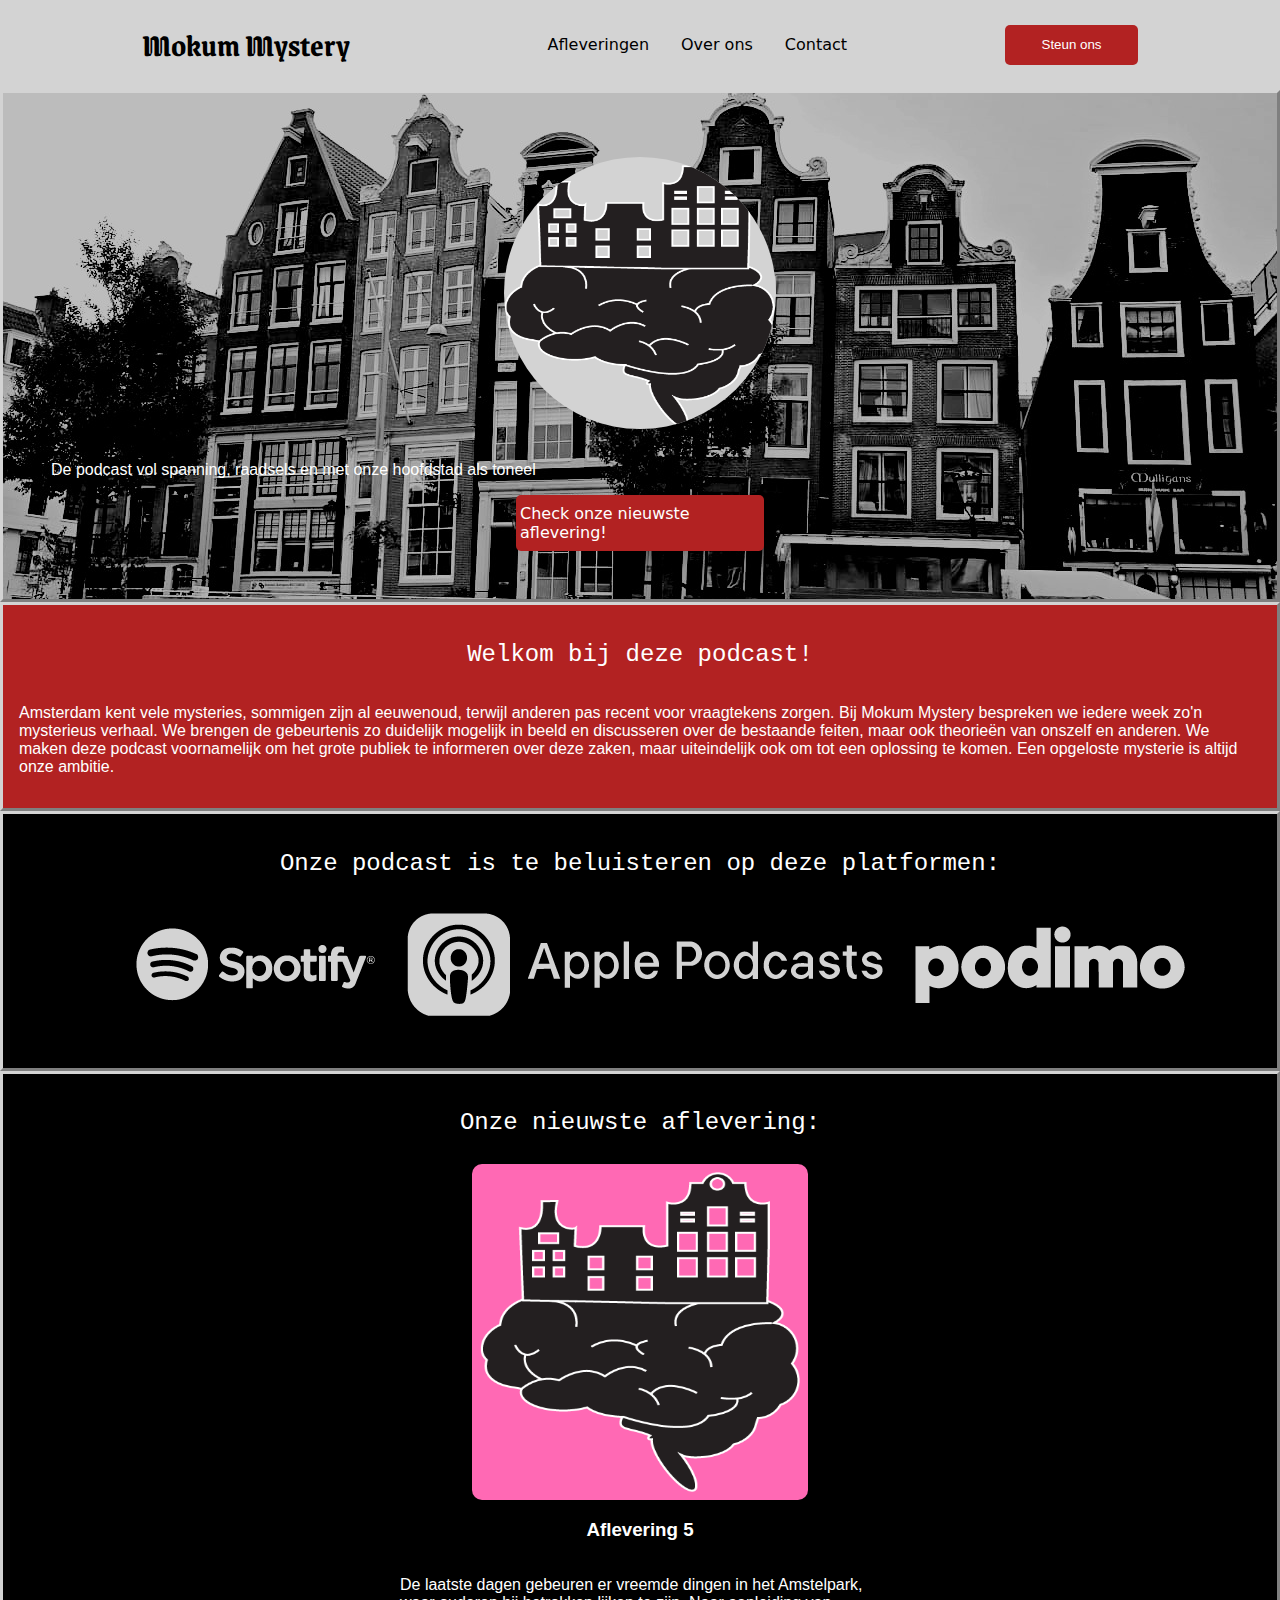
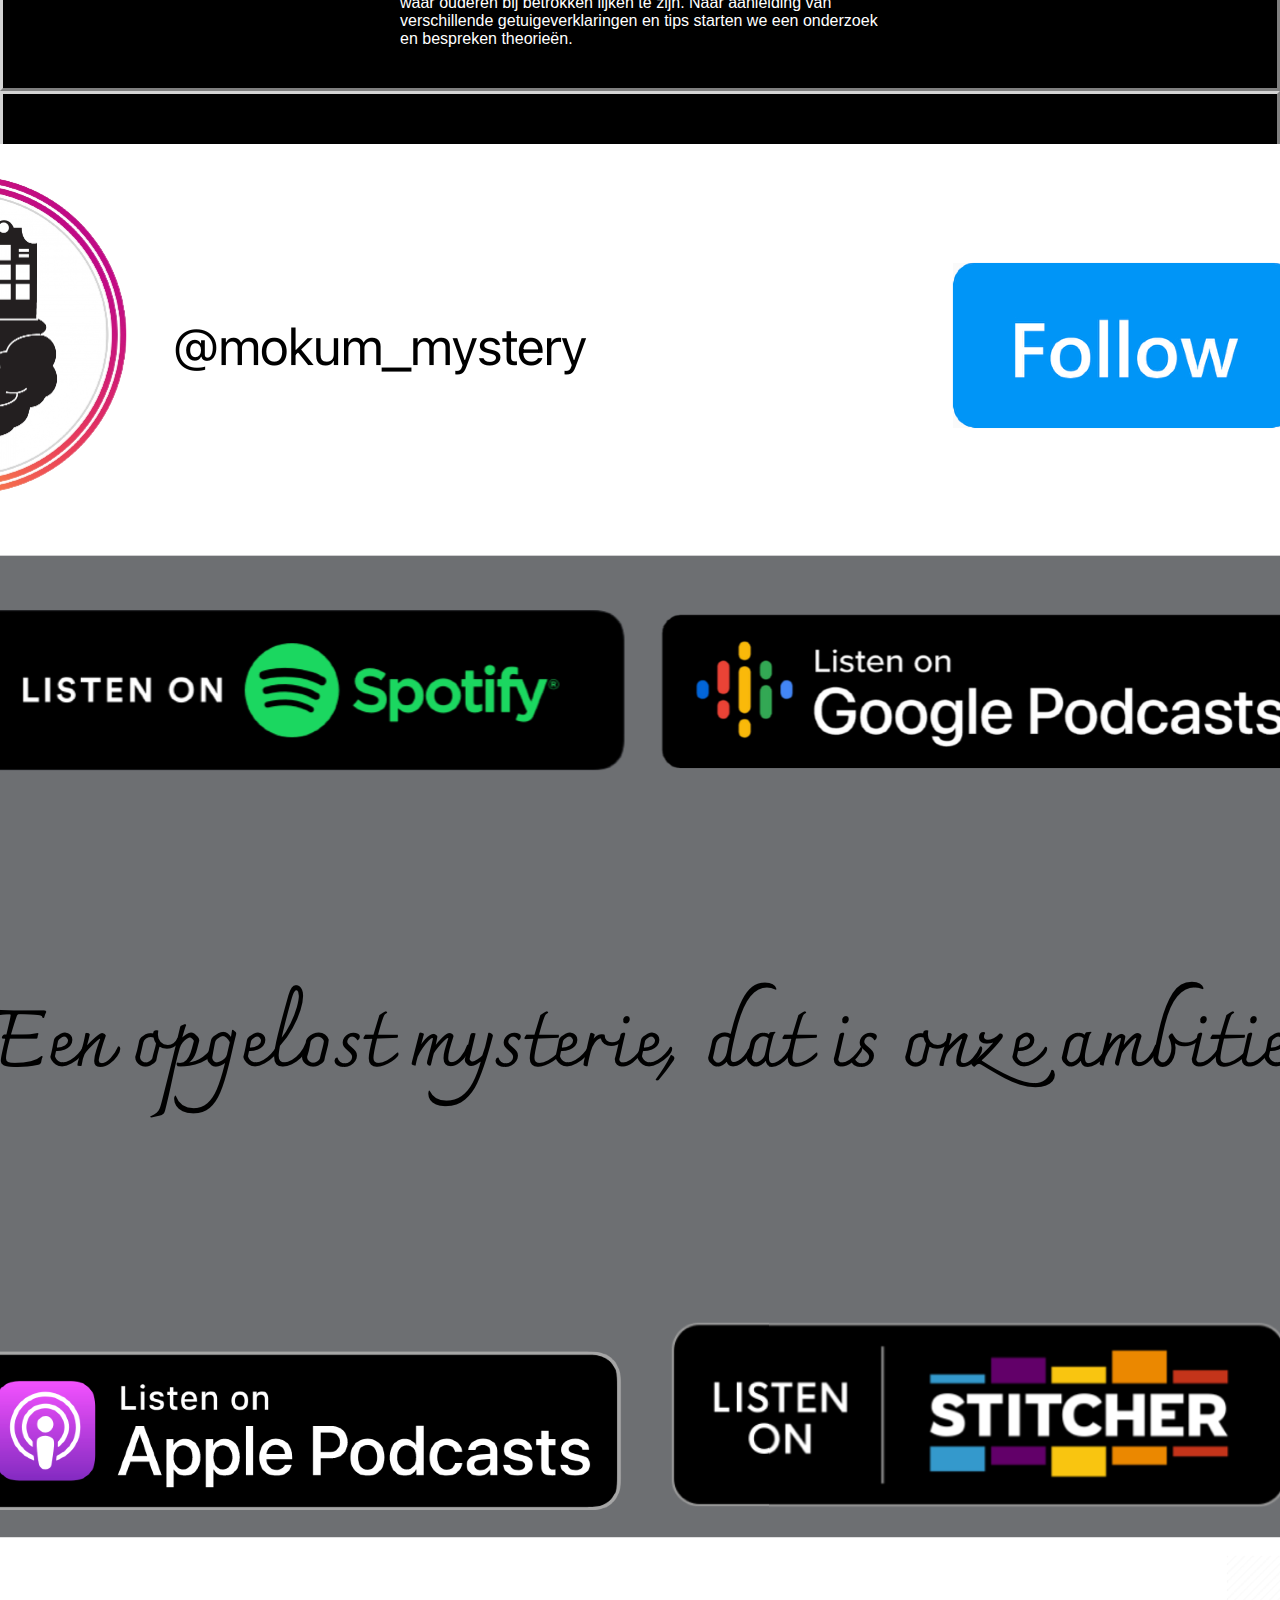
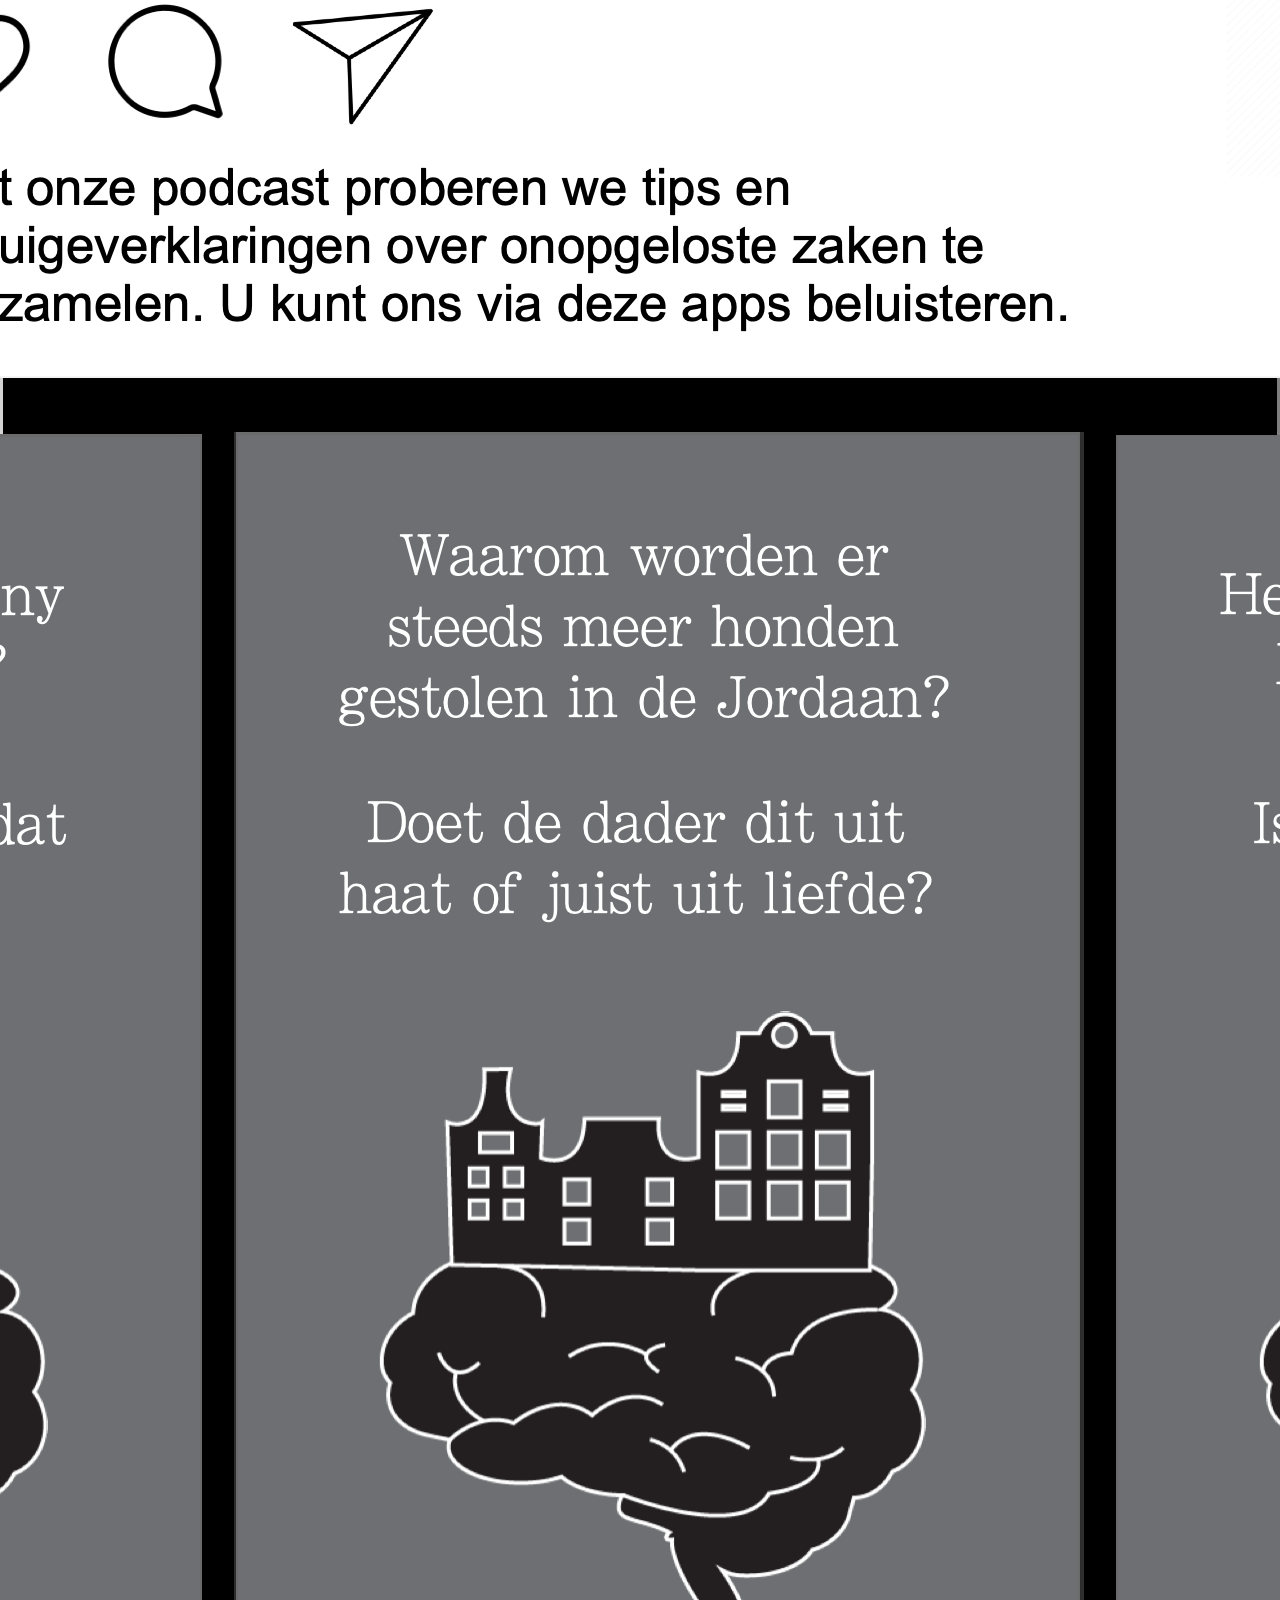
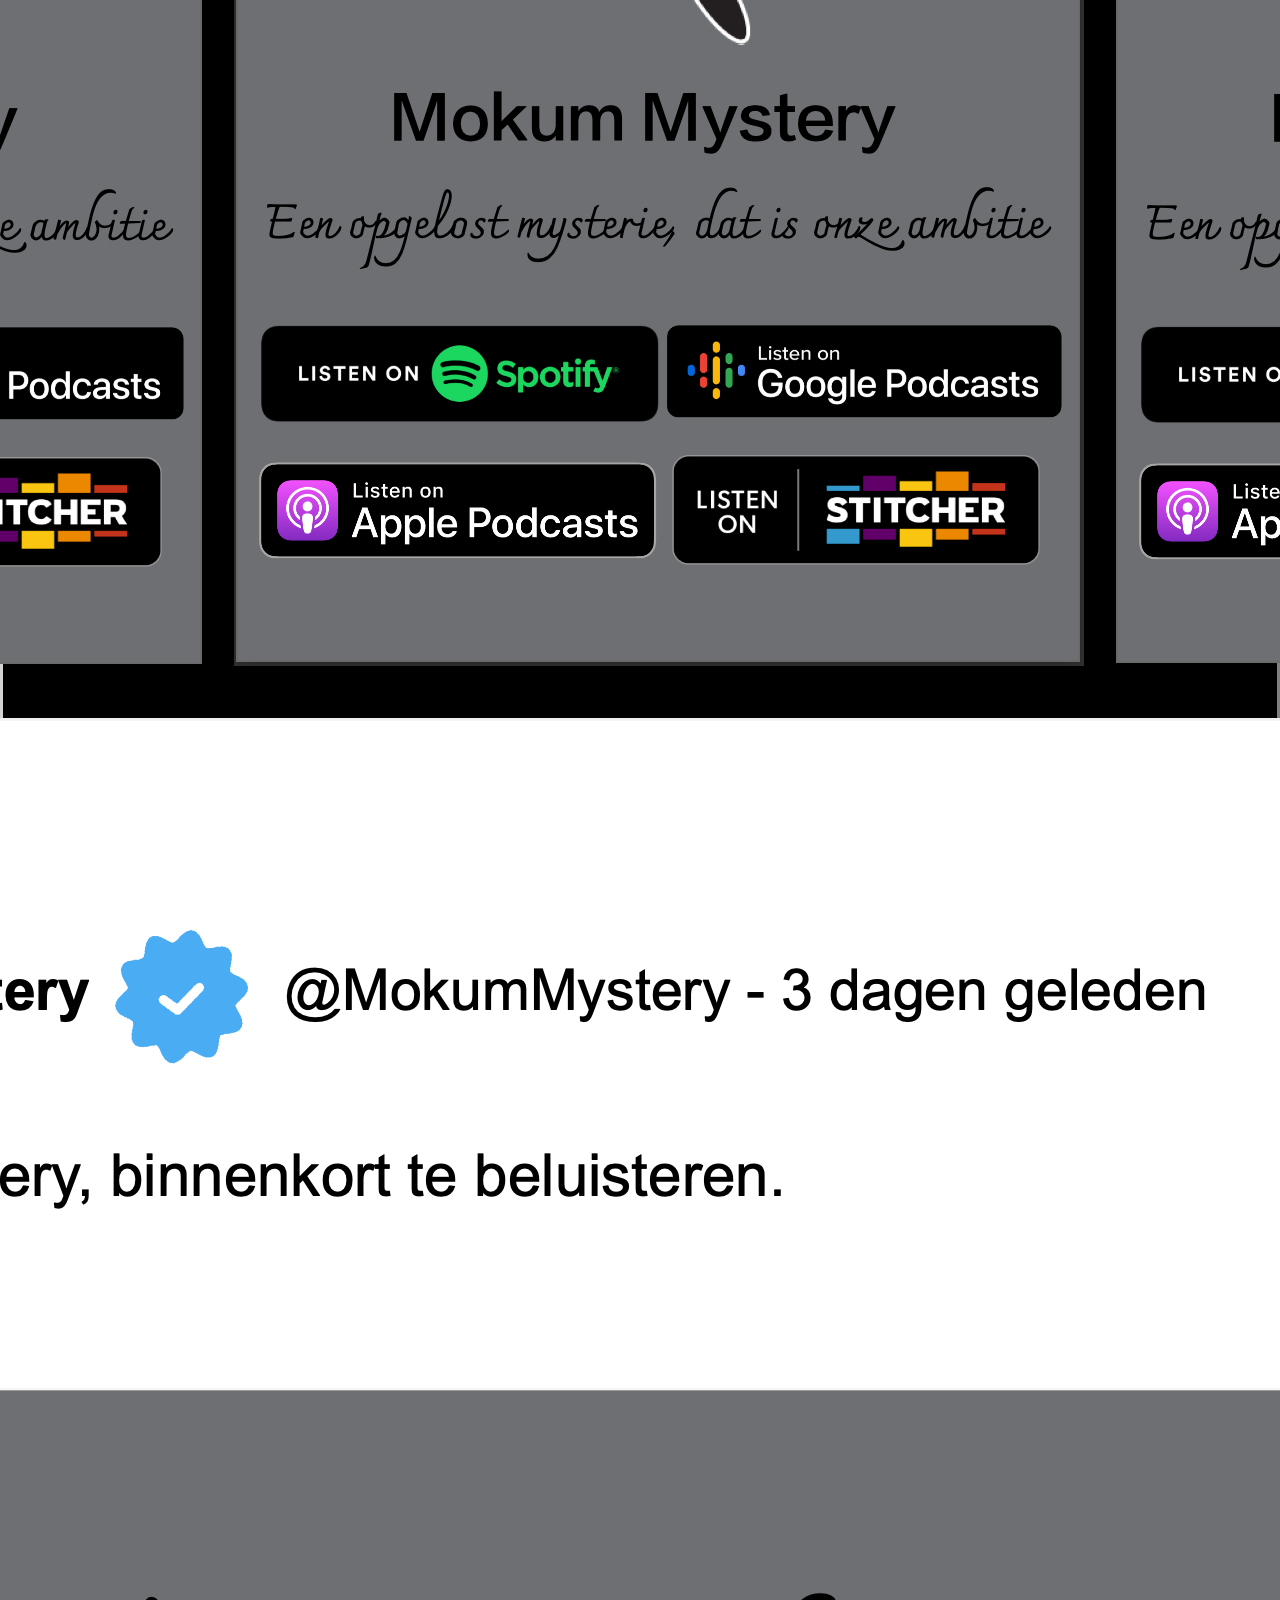
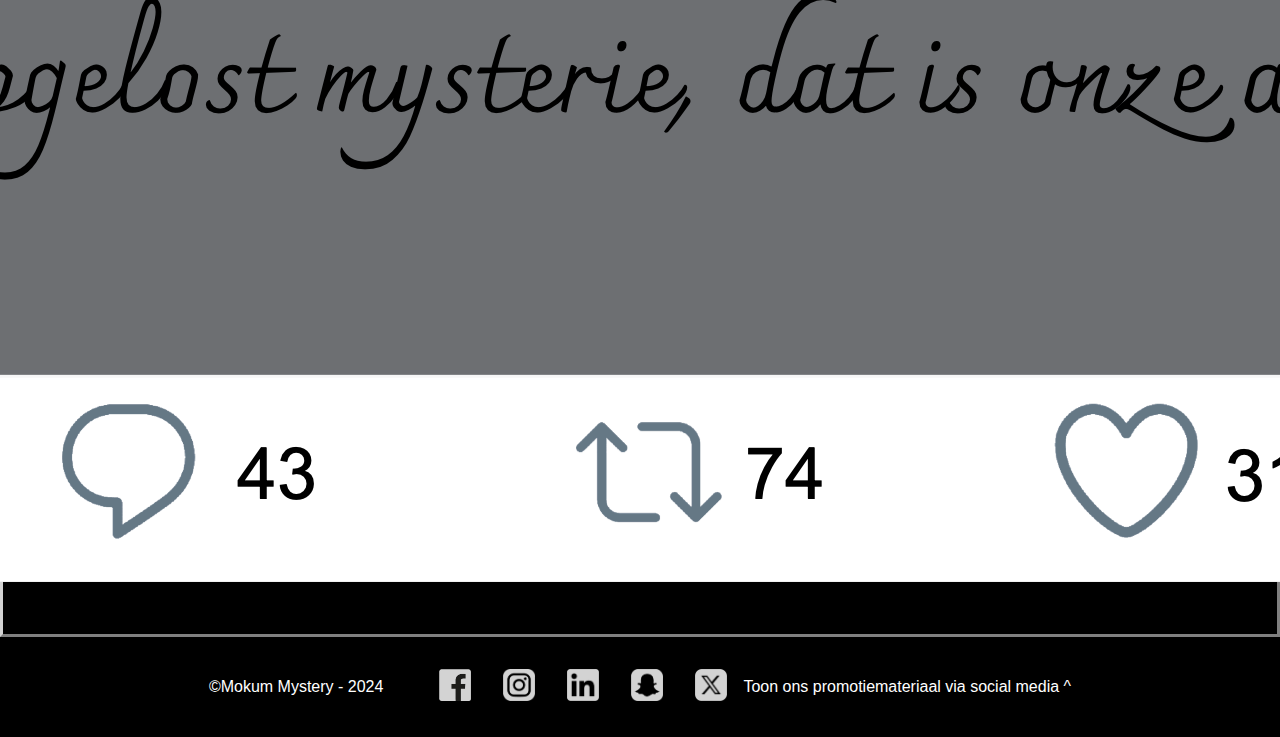
<file: index.html>
<!DOCTYPE html>
<html lang="nl">
    <head>
        <meta charset="UTF-8">
        <meta name="viewport" content="width=device-width, initial-scale=1.0">
        <link rel="icon" type="image/x-icon" href="img/logo.png">
        <link rel="stylesheet" href="css/style.css">
        <link href="https://fonts.googleapis.com/css2?family=Grenze+Gotisch:wght@100..900&display=swap" rel="stylesheet">
        <title>Podcast Website</title>
    </head>
    <body>
        <header>
            <h1>Mokum Mystery</h1>
            <nav>
                <ul>
                    <li><a href="html/afleveringen.html">Afleveringen</a></li>
                    <li><a href="html/over_ons.html">Over ons</a></li>
                    <li><a href="html/contact.html">Contact</a></li>
                </ul>
            </nav>
            <button>Steun ons</button>
        </header>

        <main>
            <section id="banner">
                <img src="img/logo.png" id="logo" alt="Het logo van de podcast: een silhouet van een paar hersenen met daar bovenop drie Amsterdamse grachtenpanden">
                <p>De podcast vol spanning, raadsels en met onze hoofdstad als toneel</p>
                <a href="#nieuwste_aflevering">Check onze nieuwste aflevering!</a>
            </section>

            <section id="inleiding">
                <h2>Welkom bij deze podcast!</h2>
                <article>
                    <p>Amsterdam kent vele mysteries, sommigen zijn al eeuwenoud, terwijl anderen pas recent voor vraagtekens zorgen.
                        Bij Mokum Mystery bespreken we iedere week zo'n mysterieus verhaal. We brengen de gebeurtenis zo duidelijk
                        mogelijk in beeld en discusseren over de bestaande feiten, maar ook theorieën van onszelf en anderen.
                        We maken deze podcast voornamelijk om het grote publiek te informeren over deze zaken, maar uiteindelijk ook om 
                        tot een oplossing te komen. Een opgeloste mysterie is altijd onze ambitie.</p>
                </article>
            </section>

            <section>
                <h2>Onze podcast is te beluisteren op deze platformen:</h2>
                <ul>
                    <li><img src="img/spotify.png" alt="Het logo van Spotify in het lichtgrijs"></li>
                    <li><img src="img/apple_podcasts.png" alt="Het logo van Apple Podcasts in het lichtgrijs"></li>
                    <li><img src="img/podimo.png" alt="Het logo van Podimo in het lichtgrijs"></li>
                </ul>
            </section>

            <section id="nieuwste_aflevering">
                <h2>Onze nieuwste aflevering:</h2>
                <article class="aflevering">
                    <img src="img/logo.png" alt="Het logo om de nieuwste aflevering aan te geven">
                    <h3>Aflevering 5</h3>
                        <p>De laatste dagen gebeuren er vreemde dingen in het Amstelpark, waar ouderen bij betrokken lijken te zijn. 
                            Naar aanleiding van verschillende getuigeverklaringen en tips starten we een onderzoek en bespreken theorieën.</p>
                </article>
            </section>

            <section id="socialmedia_promo">
                <ul>
                    <li><img src="img/instagram_promo1.png" alt="Een promotie voor de podcast via een Instagram-bericht"></li>
                    <li><img src="img/instagram_promo2.png" alt="Een promotie voor de podcast via een Instagram-bericht"></li>
                    <li><img src="img/instagram_promo3.png" alt="Een promotie voor de podcast via een Instagram-bericht"></li>
                </ul>

                <ul>
                    <li><img src="img/snapchat_promo1.png" alt="Een promotie voor de podcast via een Snapchat-Story"></li>
                    <li><img src="img/snapchat_promo2.png" alt="Een promotie voor de podcast via een Snapchat-Story"></li>
                    <li><img src="img/snapchat_promo3.png" alt="Een promotie voor de podcast via een Snapchat-Story"></li>
                </ul>

                <ul>
                    <li><img src="img/x_promo1.png" alt="Een promotie voor de podcast via een X-bericht"></li>
                    <li><img src="img/x_promo2.png" alt="Een promotie voor de podcast via een X-bericht"></li>
                    <li><img src="img/x_promo3.png" alt="Een promotie voor de podcast via een X-bericht"></li>
                </ul>
            </section>
        </main>
        
        <footer>
            <p>©Mokum Mystery - 2024</p>
            <ul>
                <li><img src="img/facebook.png" class="icon" alt="Het logo van Facebook in het lichtgrijs"></li>
                <li><img src="img/instagram.png" class="icon" alt="Het logo van Instagram in het lichtgrijs"></li>
                <li><img src="img/linkedin.png" class="icon" alt="Het logo van LinkedIn in het lichtgrijs"></li>
                <li><img src="img/snapchat.png" class="icon" alt="Het logo van Snapchat in het lichtgrijs"></li>
                <li><img src="img/x.png" class="icon" alt="Het logo van X in het lichtgrijs"></li>
            </ul>
            <p id="socialmedia_knop">Toon ons promotiemateriaal via social media ^ </p>
        </footer>

        <script src="scripts/javascript.js"></script>
    </body>
</html>
</file>
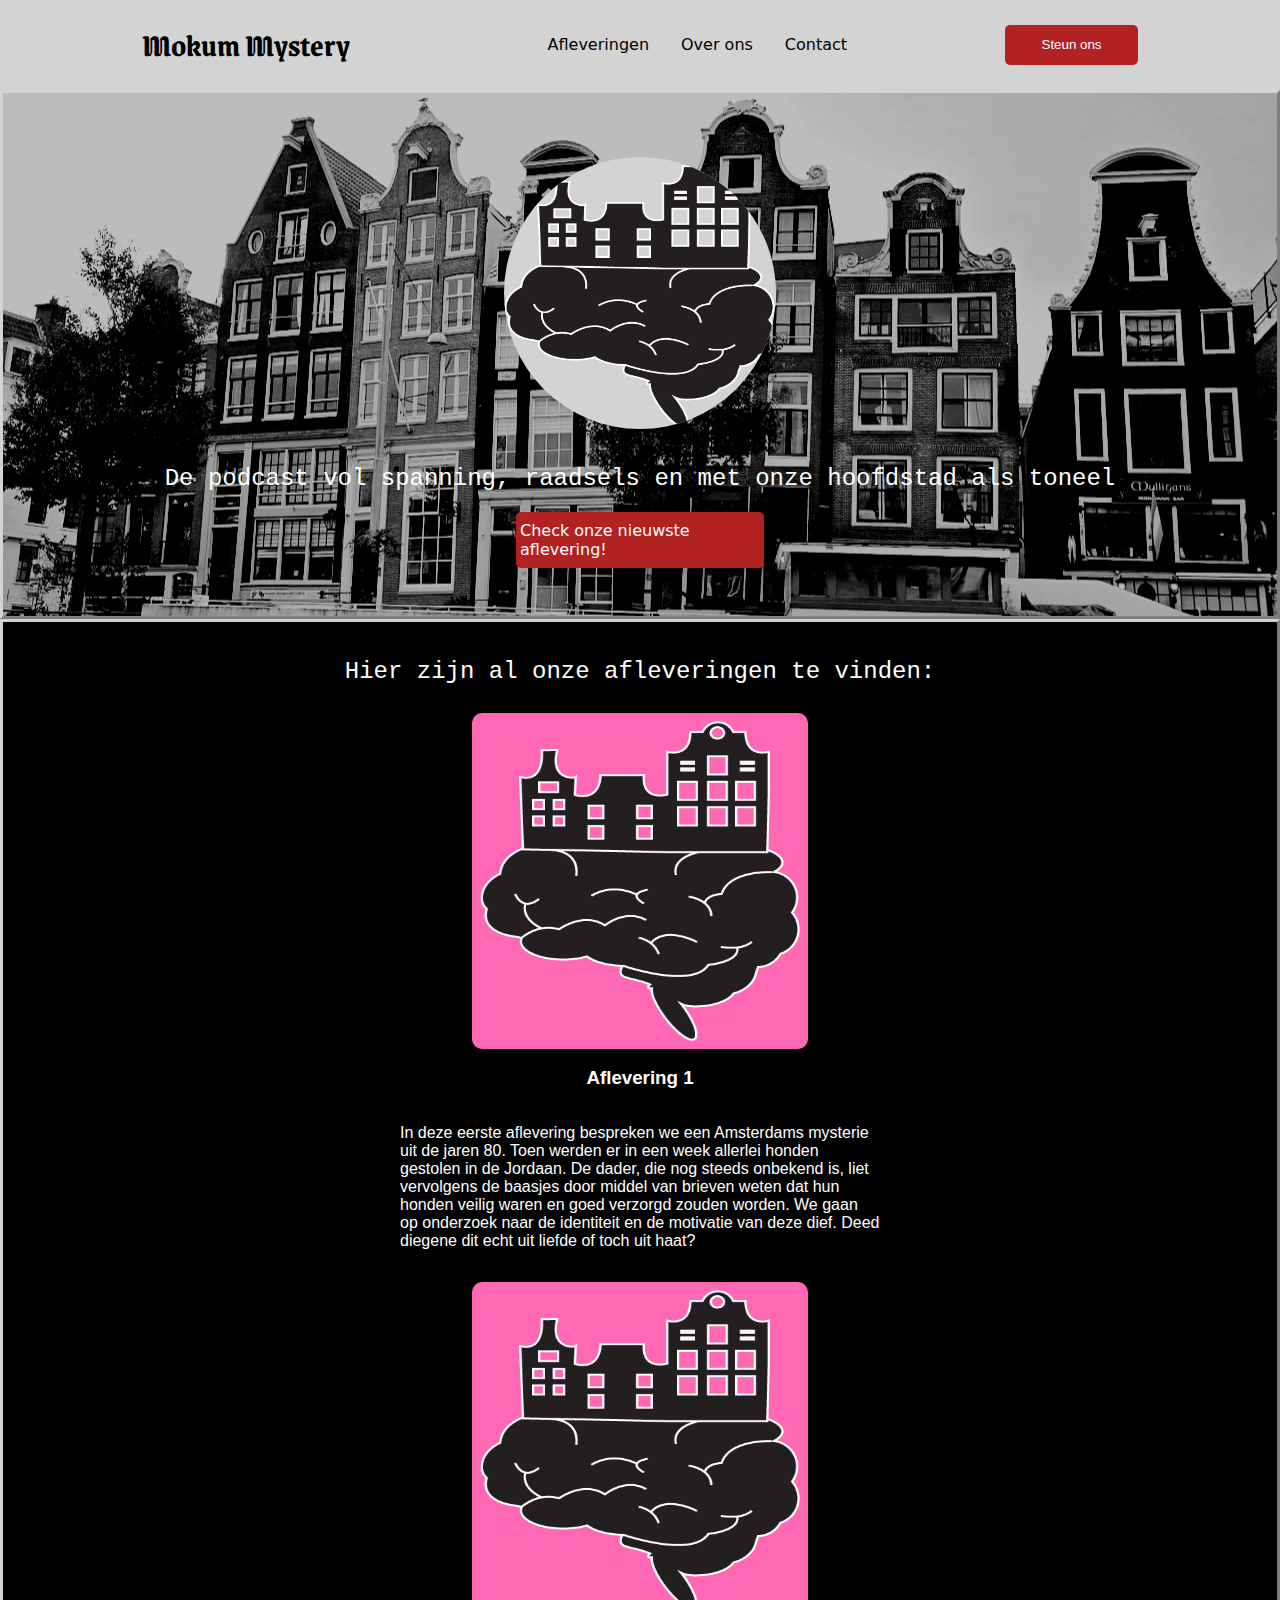
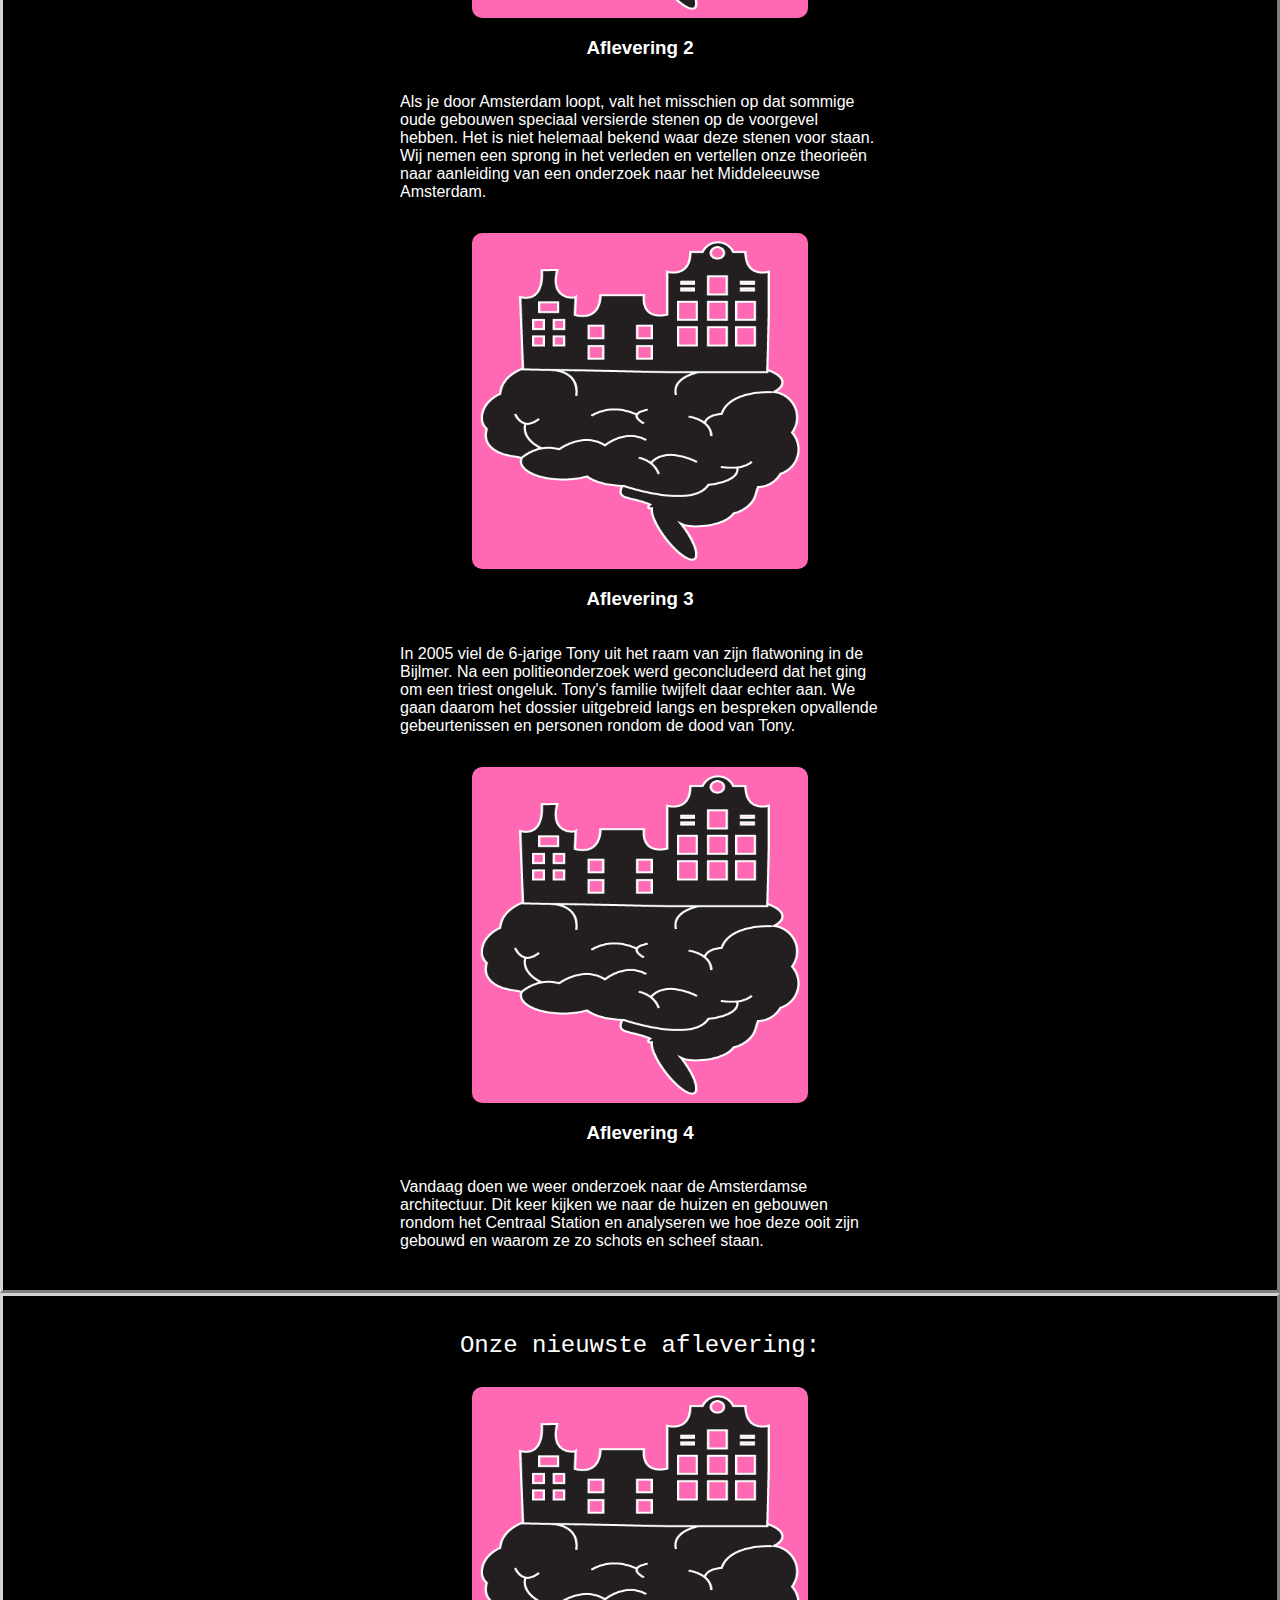
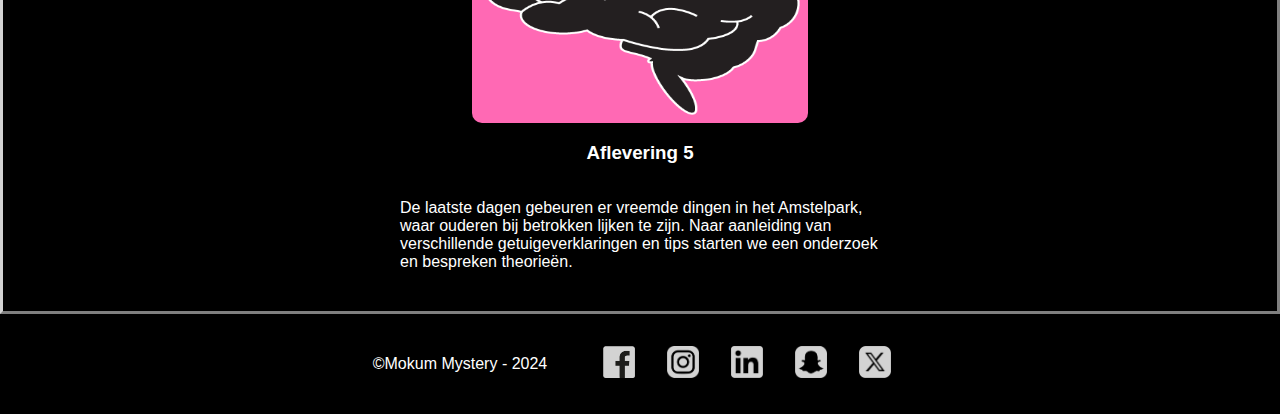
<file: html/afleveringen.html>
<!DOCTYPE html>
<html lang="nl">
    <head>
        <meta charset="UTF-8">
        <meta name="viewport" content="width=device-width, initial-scale=1.0">
        <link rel="icon" type="image/x-icon" href="/img/logo.png">
        <link rel="stylesheet" href="/css/style.css">
        <link href="https://fonts.googleapis.com/css2?family=Grenze+Gotisch:wght@100..900&display=swap" rel="stylesheet">
        <title>Afleveringen</title>
    </head>
    <body>
        <header>
            <a id="home" href="index.html"><h1>Mokum Mystery</h1></a>
            <nav>
                <ul>
                    <li><a href="html/afleveringen.html">Afleveringen</a></li>
                    <li><a href="html/over_ons.html">Over ons</a></li>
                    <li><a href="html/contact.html">Contact</a></li>
                </ul>
            </nav>
            <button>Steun ons</button>
        </header>

        <main>
            <section id="banner">
                <img src="/img/logo.png" id="logo" alt="Het logo van de podcast: een silhouet van een paar hersenen met daar bovenop drie Amsterdamse grachtenpanden">
                <h2>De podcast vol spanning, raadsels en met onze hoofdstad als toneel</h2>
                <a href="#nieuwste_aflevering">Check onze nieuwste aflevering!</a>
            </section>

            <section id="alle_afleveringen">
                <h2>Hier zijn al onze afleveringen te vinden:</h2>
        
                <article class="aflevering">
                    <img src="/img/logo.png" alt="Het logo van de podcast: een silhouet van een paar hersenen met daar bovenop drie Amsterdamse grachtenpanden">
                    <h3>Aflevering 1</h3>
                    <p>In deze eerste aflevering bespreken we een Amsterdams mysterie uit de jaren 80. 
                        Toen werden er in een week allerlei honden gestolen in de Jordaan. De dader, die nog steeds onbekend is, liet vervolgens de baasjes door middel van
                        brieven weten dat hun honden veilig waren en goed verzorgd zouden worden. We gaan op onderzoek naar de identiteit en de motivatie
                        van deze dief. Deed diegene dit echt uit liefde of toch uit haat?</p>
                </article>

                <article class="aflevering">
                    <img src="/img/logo.png" alt="Het logo van de podcast: een silhouet van een paar hersenen met daar bovenop drie Amsterdamse grachtenpanden">
                    <h3>Aflevering 2</h3>
                    <p>Als je door Amsterdam loopt, valt het misschien op dat sommige oude gebouwen speciaal versierde stenen op de voorgevel hebben.
                        Het is niet helemaal bekend waar deze stenen voor staan. Wij nemen een sprong in het verleden en vertellen onze theorieën naar aanleiding van 
                        een onderzoek naar het Middeleeuwse Amsterdam.
                    </p>  
                </article>  

                <article class="aflevering">
                    <img src="/img/logo.png" alt="Het logo van de podcast: een silhouet van een paar hersenen met daar bovenop drie Amsterdamse grachtenpanden">
                    <h3>Aflevering 3</h3>
                    <p>In 2005 viel de 6-jarige Tony uit het raam van zijn flatwoning in de Bijlmer. Na een politieonderzoek werd geconcludeerd 
                        dat het ging om een triest ongeluk. Tony's familie twijfelt daar echter aan. We gaan daarom het dossier uitgebreid langs 
                        en bespreken opvallende gebeurtenissen en personen rondom de dood van Tony.</p>
                </article>

                <article class="aflevering">
                    <img src="/img/logo.png" alt="Het logo van de podcast: een silhouet van een paar hersenen met daar bovenop drie Amsterdamse grachtenpanden">
                    <h3>Aflevering 4</h3>
                    <p>Vandaag doen we weer onderzoek naar de Amsterdamse architectuur. Dit keer kijken we naar de huizen en gebouwen rondom
                        het Centraal Station en analyseren we hoe deze ooit zijn gebouwd en waarom ze zo schots en scheef staan.
                    </p>
                </article>
            </section>

            <section id="nieuwste_aflevering">
                <h2>Onze nieuwste aflevering:</h2>
                <article class="aflevering">
                    <img src="/img/logo.png" alt="Het logo om de nieuwste aflevering aan te geven">
                    <h3>Aflevering 5</h3>
                    <p>De laatste dagen gebeuren er vreemde dingen in het Amstelpark, waar ouderen bij betrokken lijken te zijn. 
                        Naar aanleiding van verschillende getuigeverklaringen en tips starten we een onderzoek en bespreken theorieën.</p>
                </article>
            </section>
        </main>
        <footer>
            <p>©Mokum Mystery - 2024</p>
            <ul>
                <li><img src="/img/facebook.png" class="icon" alt="Het logo van Facebook in het lichtgrijs"></li>
                <li><img src="/img/instagram.png" class="icon" alt="Het logo van Instagram in het lichtgrijs"></li>
                <li><img src="/img/linkedin.png" class="icon" alt="Het logo van LinkedIn in het lichtgrijs"></li>
                <li><img src="/img/snapchat.png" class="icon" alt="Het logo van Snapchat in het lichtgrijs"></li>
                <li><img src="/img/x.png" class="icon" alt="Het logo van X in het lichtgrijs"></li>
            </ul>
        </footer>
    </body>
</html>
</file>
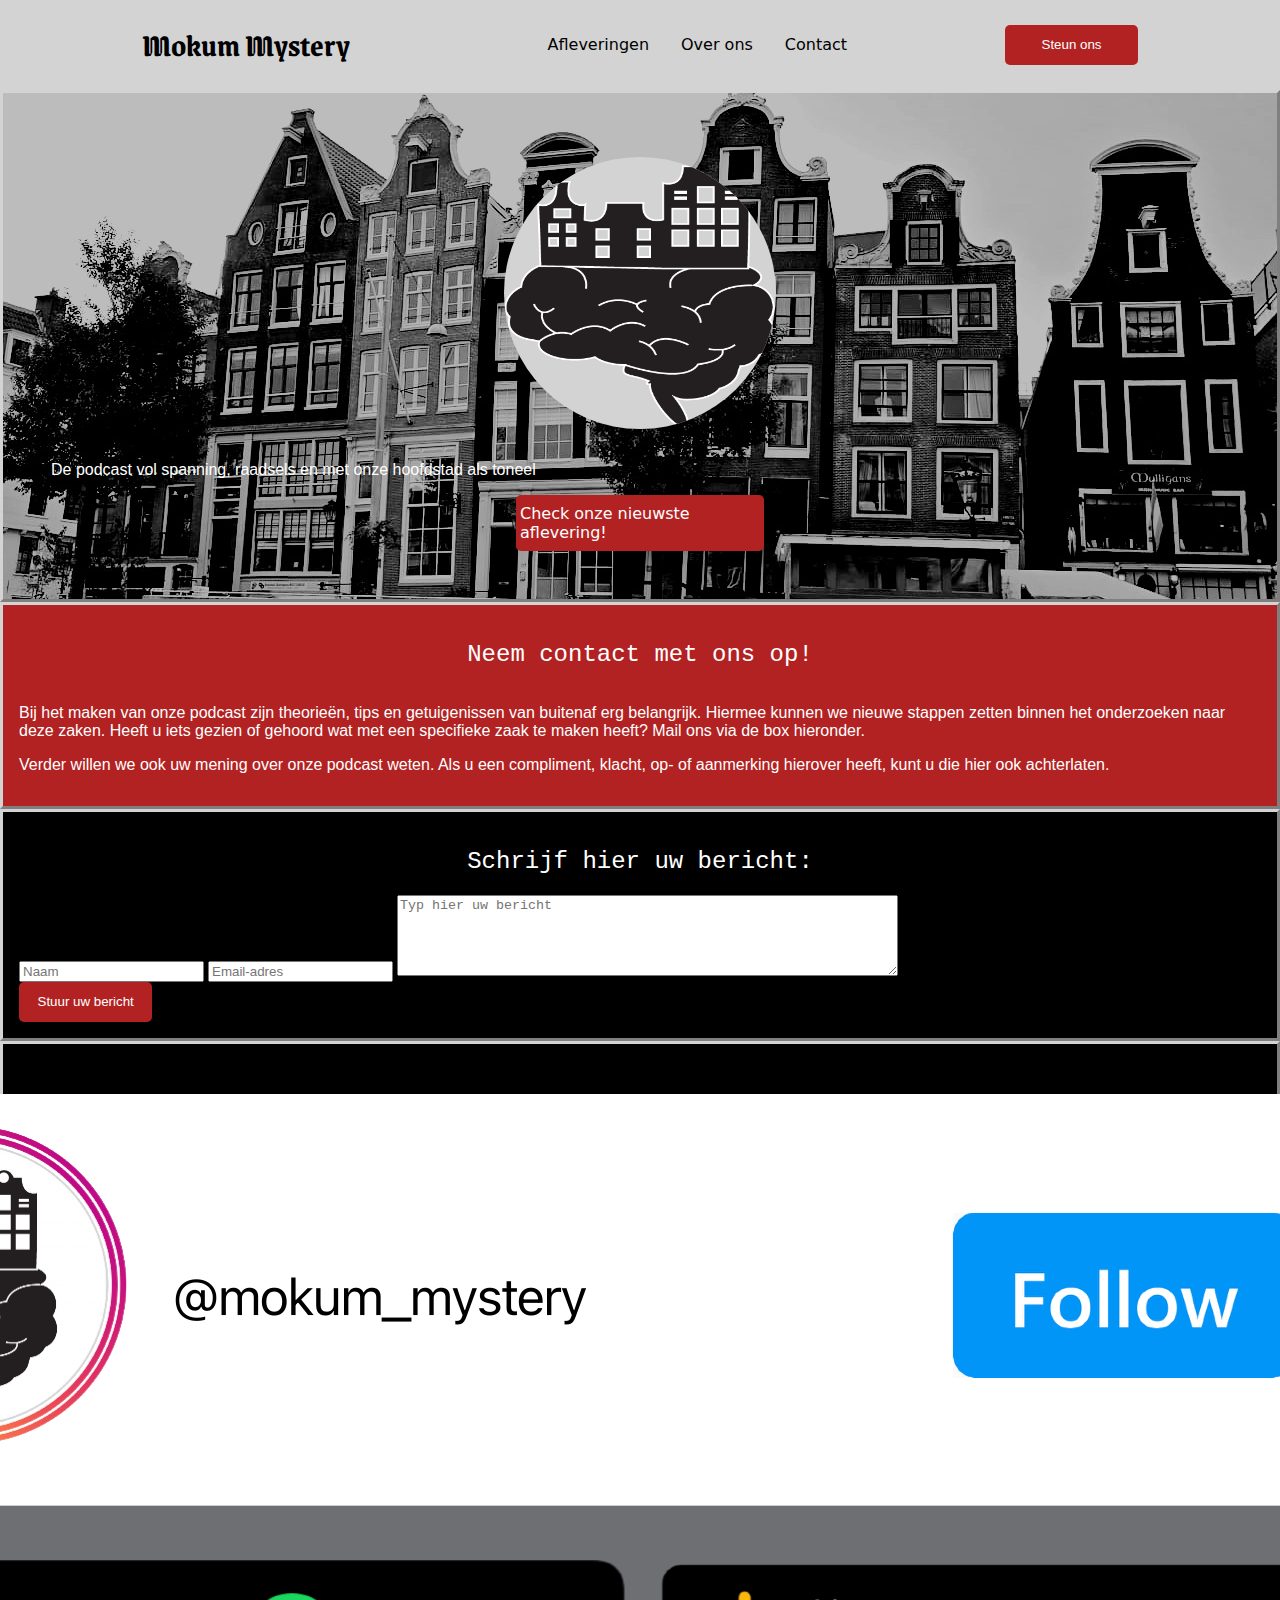
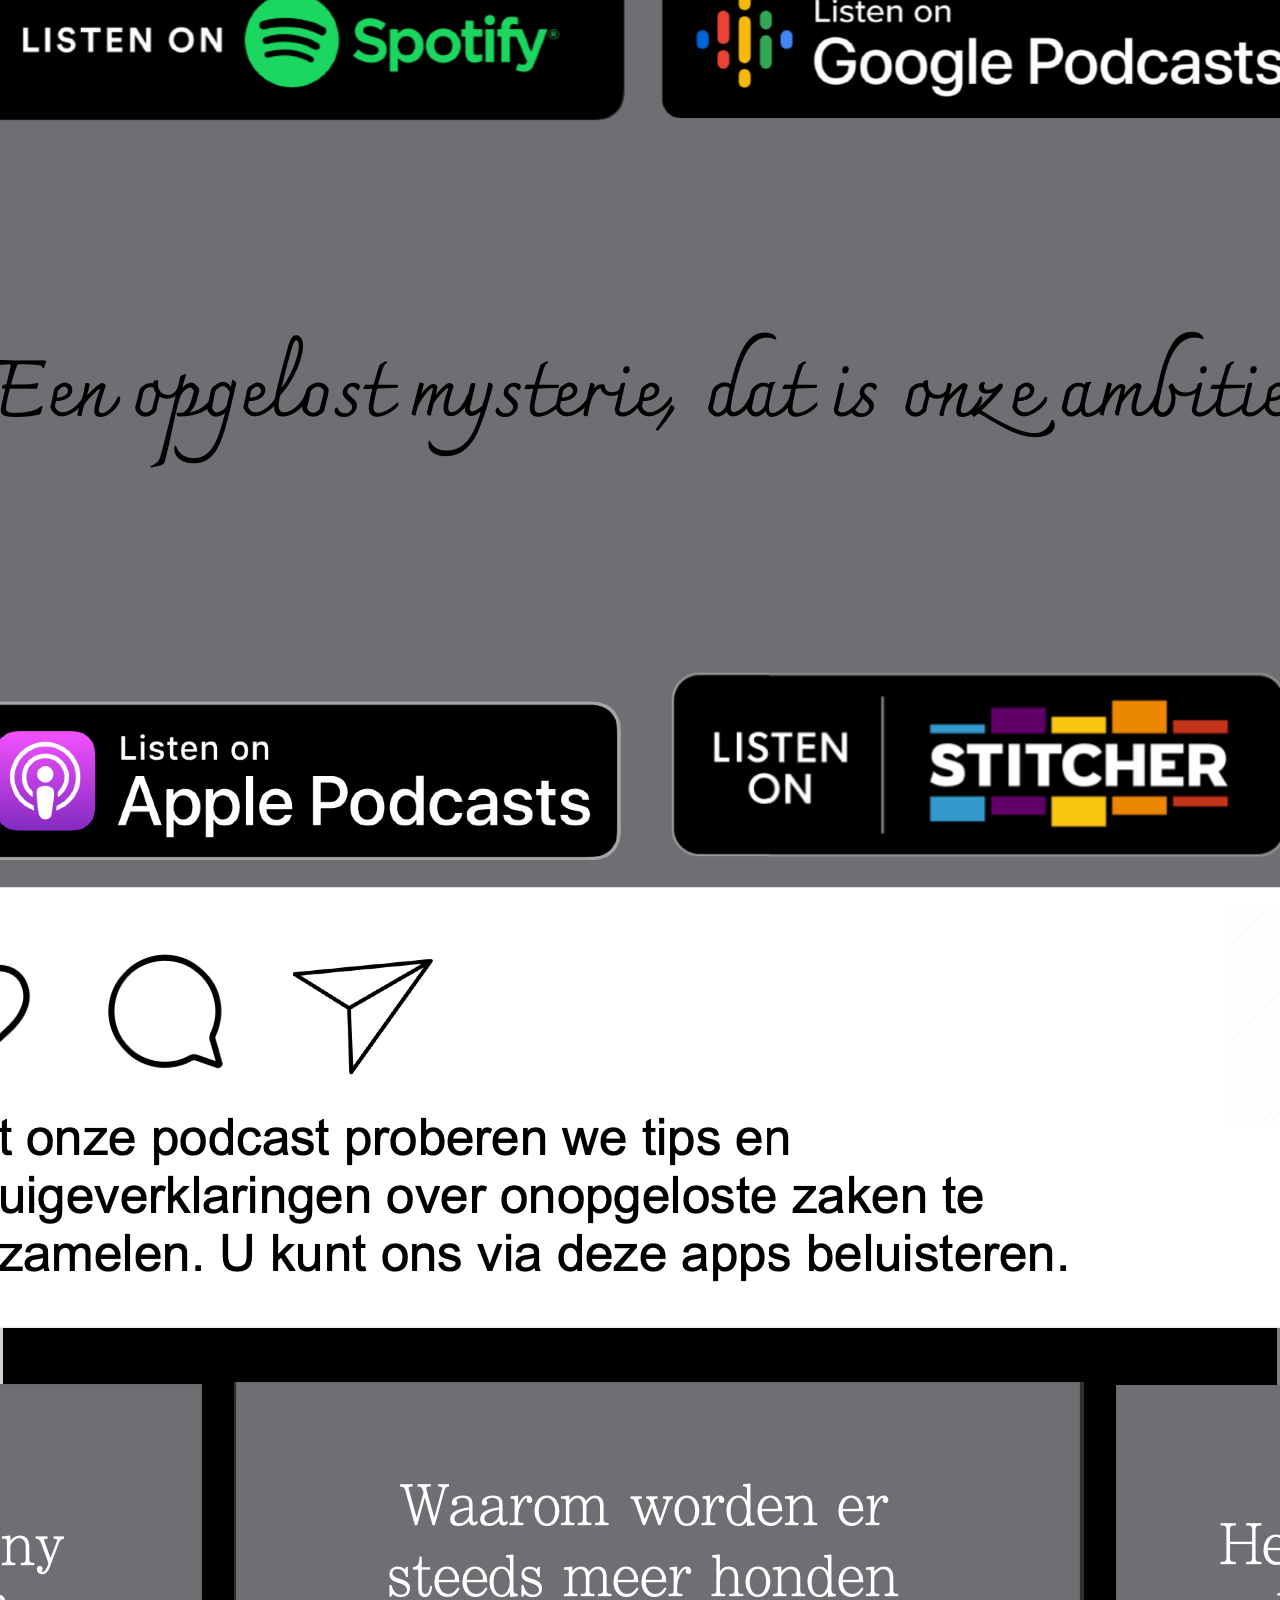
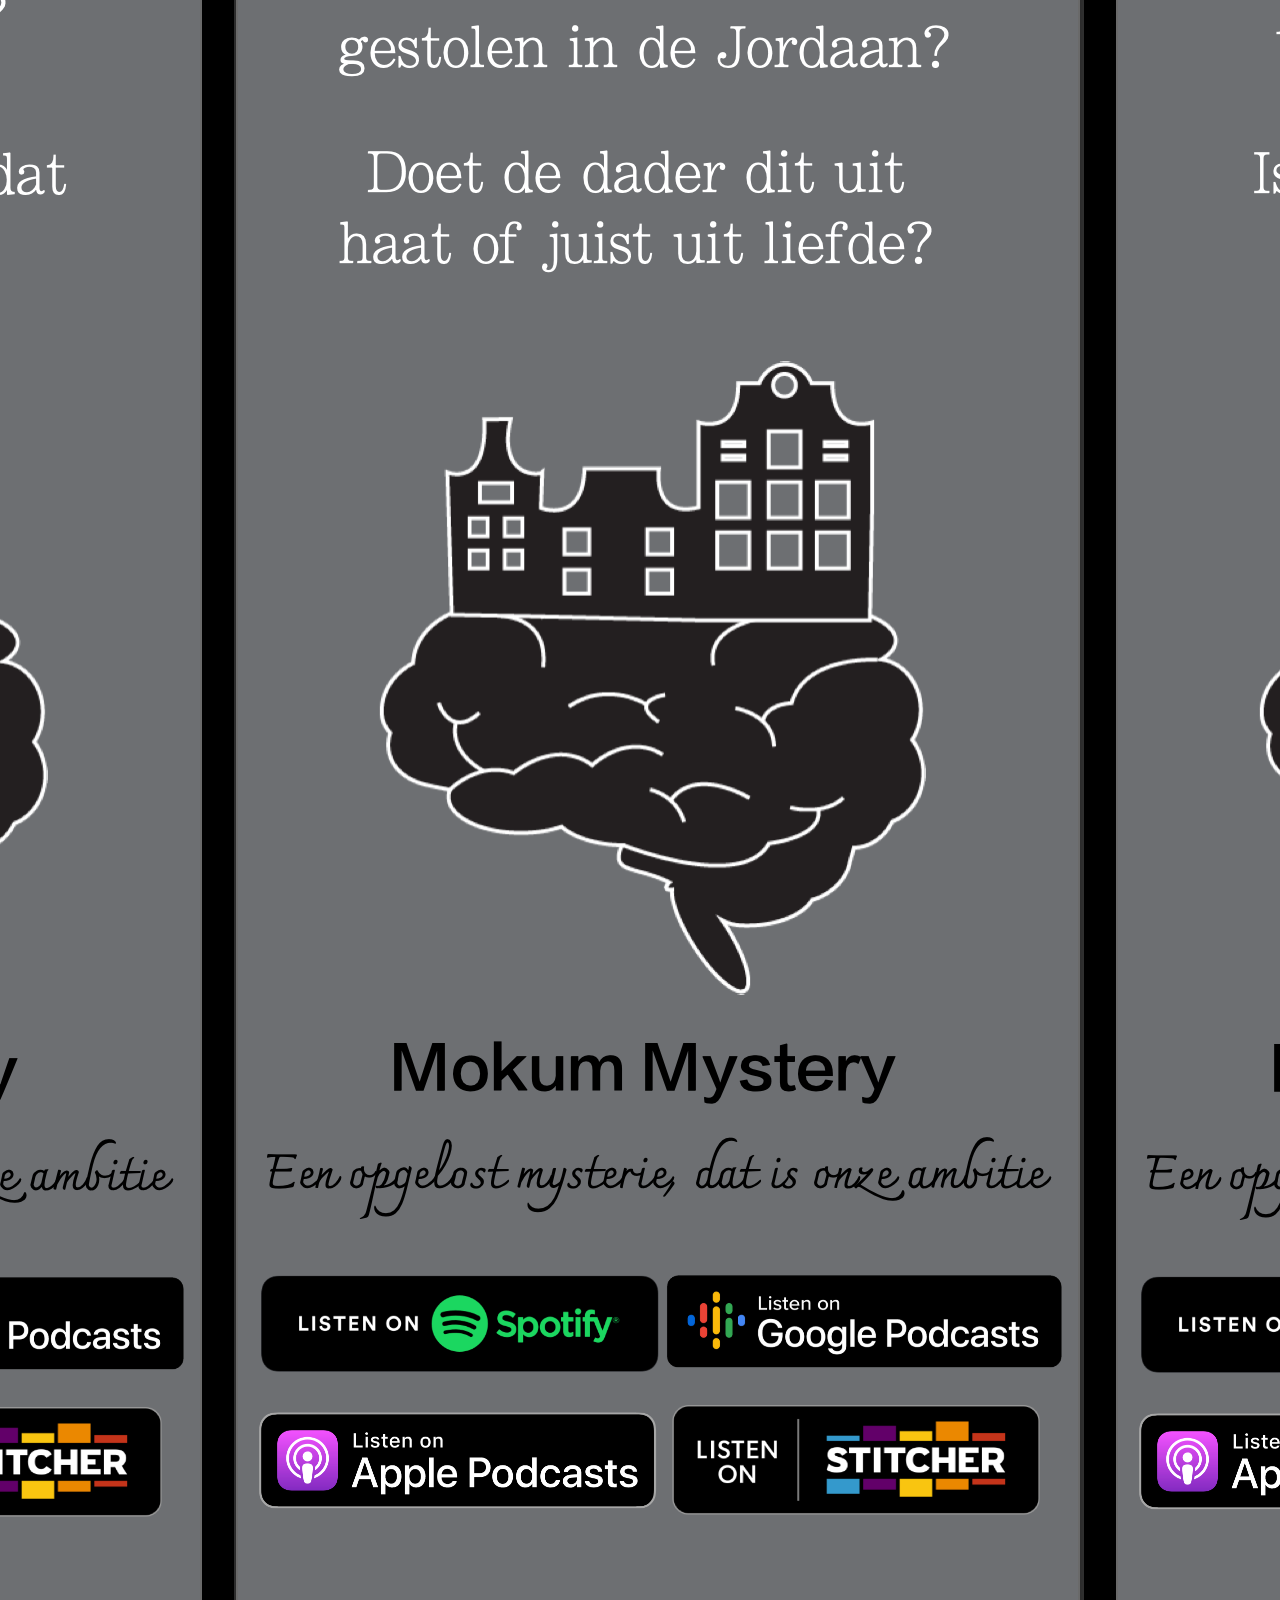
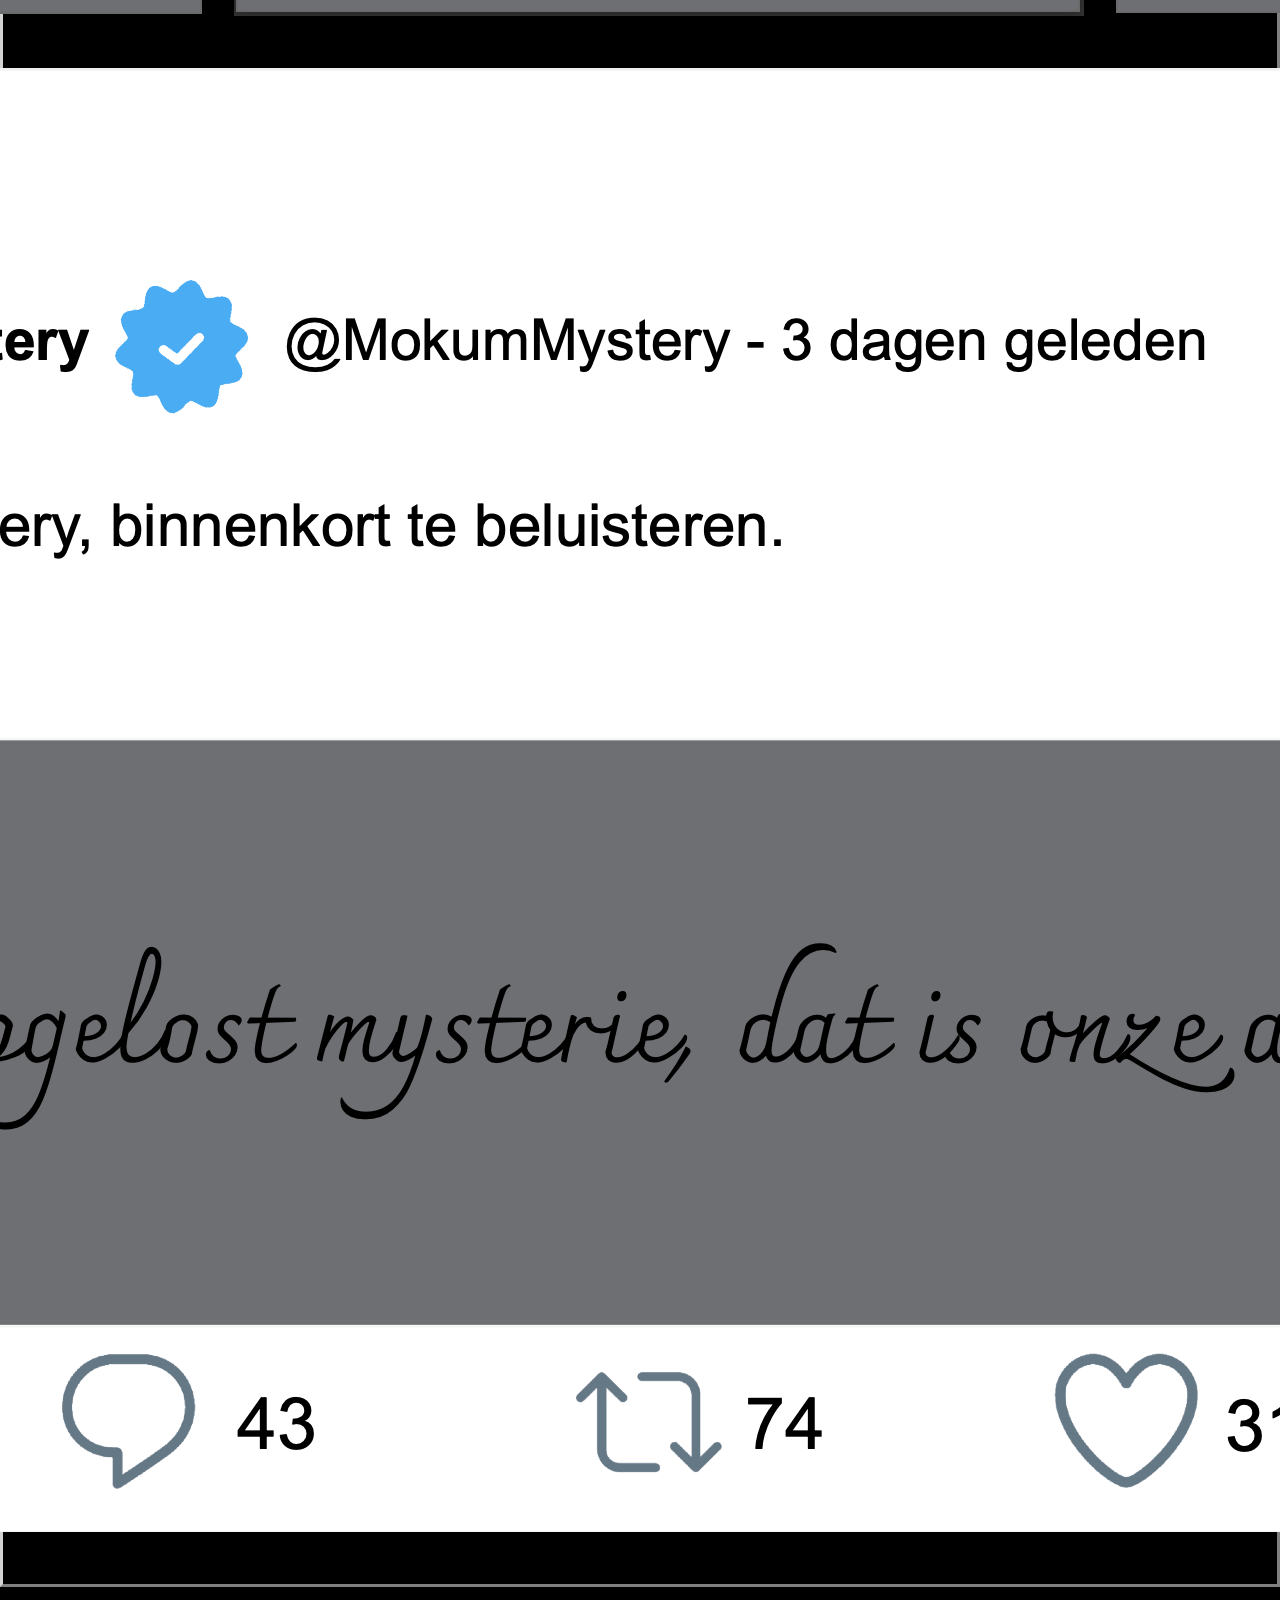
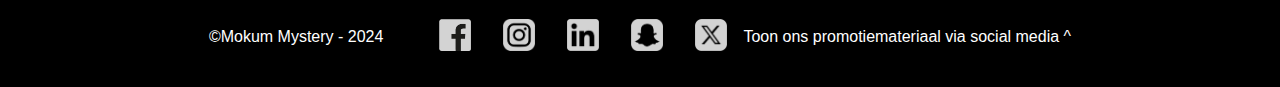
<file: html/contact.html>
<!DOCTYPE html>
<html lang="nl">
    <head>
        <meta charset="UTF-8">
        <meta name="viewport" content="width=device-width, initial-scale=1.0">
        <link rel="icon" type="image/x-icon" href="../img/logo.png">
        <link rel="stylesheet" href="../css/style.css">
        <link href="https://fonts.googleapis.com/css2?family=Grenze+Gotisch:wght@100..900&display=swap" rel="stylesheet">
        <title>Contact</title>
    </head>
    <body>
        <header>
            <a id="home" href="../index.html"><h1>Mokum Mystery</h1></a>
            <nav>
                <ul>
                    <li><a href="../html/afleveringen.html">Afleveringen</a></li>
                    <li><a href="../html/over_ons.html">Over ons</a></li>
                    <li><a href="../html/contact.html">Contact</a></li>
                </ul>
            </nav>
            <button>Steun ons</button>
        </header>

        <main>
            <section id="banner">
                <img src="../img/logo.png" id="logo" alt="Het logo van de podcast: een silhouet van een paar hersenen met daar bovenop drie Amsterdamse grachtenpanden">
                <p>De podcast vol spanning, raadsels en met onze hoofdstad als toneel</p>
                <a href="#nieuwste_aflevering">Check onze nieuwste aflevering!</a>
            </section>

            <section id="inleiding">
                <h2>Neem contact met ons op!</h2>
                <article>
                    <p>Bij het maken van onze podcast zijn theorieën, tips en getuigenissen van buitenaf erg belangrijk. 
                        Hiermee kunnen we nieuwe stappen zetten binnen het onderzoeken naar deze zaken. 
                        Heeft u iets gezien of gehoord wat met een specifieke zaak te maken heeft? Mail ons via de box hieronder.</p>

                    <p>Verder willen we ook uw mening over onze podcast weten. Als u een compliment, klacht, op- of aanmerking hierover heeft, 
                        kunt u die hier ook achterlaten.</p>
                </article>
            </section>

            <section id="contact_form">
                <h2>Schrijf hier uw bericht:</h2>
                <input type="text" name="name" placeholder="Naam" autocomplete="off">
                <input type="email" name="email" placeholder="Email-adres" autocomplete="off" required>
                <textarea rows="5" cols="60" name="message" placeholder="Typ hier uw bericht" autocomplete="off" required></textarea>
                <button type="submit">Stuur uw bericht</button>
            </section>

            <section id="socialmedia_promo">
                <ul>
                    <li><img src="../img/instagram_promo1.png" alt="Een promotie voor de podcast via een Instagram-bericht"></li>
                    <li><img src="../img/instagram_promo2.png" alt="Een promotie voor de podcast via een Instagram-bericht"></li>
                    <li><img src="../img/instagram_promo3.png" alt="Een promotie voor de podcast via een Instagram-bericht"></li>
                </ul>

                <ul>
                    <li><img src="../img/snapchat_promo1.png" alt="Een promotie voor de podcast via een Snapchat-Story"></li>
                    <li><img src="../img/snapchat_promo2.png" alt="Een promotie voor de podcast via een Snapchat-Story"></li>
                    <li><img src="../img/snapchat_promo3.png" alt="Een promotie voor de podcast via een Snapchat-Story"></li>
                </ul>

                <ul>
                    <li><img src="../img/x_promo1.png" alt="Een promotie voor de podcast via een X-bericht"></li>
                    <li><img src="../img/x_promo2.png" alt="Een promotie voor de podcast via een X-bericht"></li>
                    <li><img src="../img/x_promo3.png" alt="Een promotie voor de podcast via een X-bericht"></li>
                </ul>
            </section>
        </main>

        <footer>
            <p>©Mokum Mystery - 2024</p>
            <ul>
                <li><img src="../img/facebook.png" class="icon" alt="Het logo van Facebook in het lichtgrijs"></li>
                <li><img src="../img/instagram.png" class="icon" alt="Het logo van Instagram in het lichtgrijs"></li>
                <li><img src="../img/linkedin.png" class="icon" alt="Het logo van LinkedIn in het lichtgrijs"></li>
                <li><img src="../img/snapchat.png" class="icon" alt="Het logo van Snapchat in het lichtgrijs"></li>
                <li><img src="../img/x.png" class="icon" alt="Het logo van X in het lichtgrijs"></li>
            </ul>
            <p id="socialmedia_knop">Toon ons promotiemateriaal via social media ^ </p>
        </footer>

        <script src="../scripts/javascript.js"></script>
    </body>
</html>
</file>
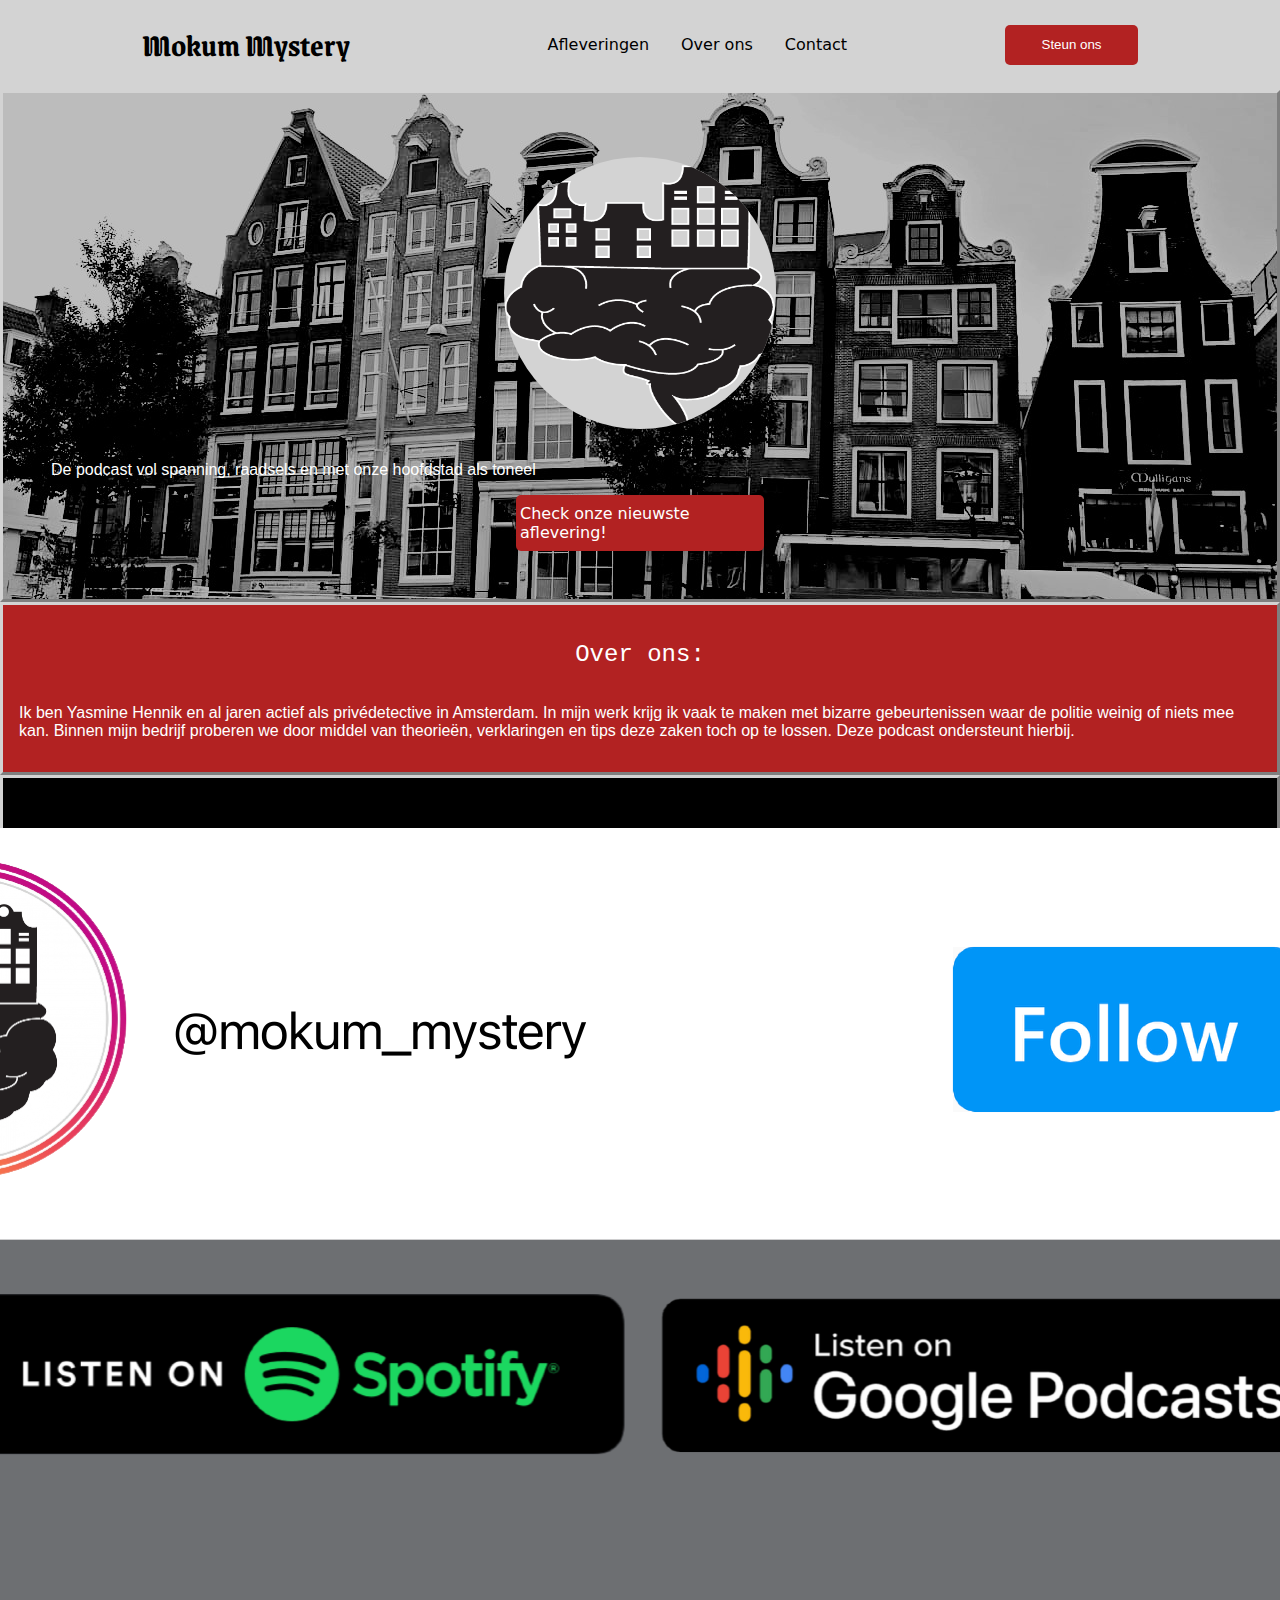
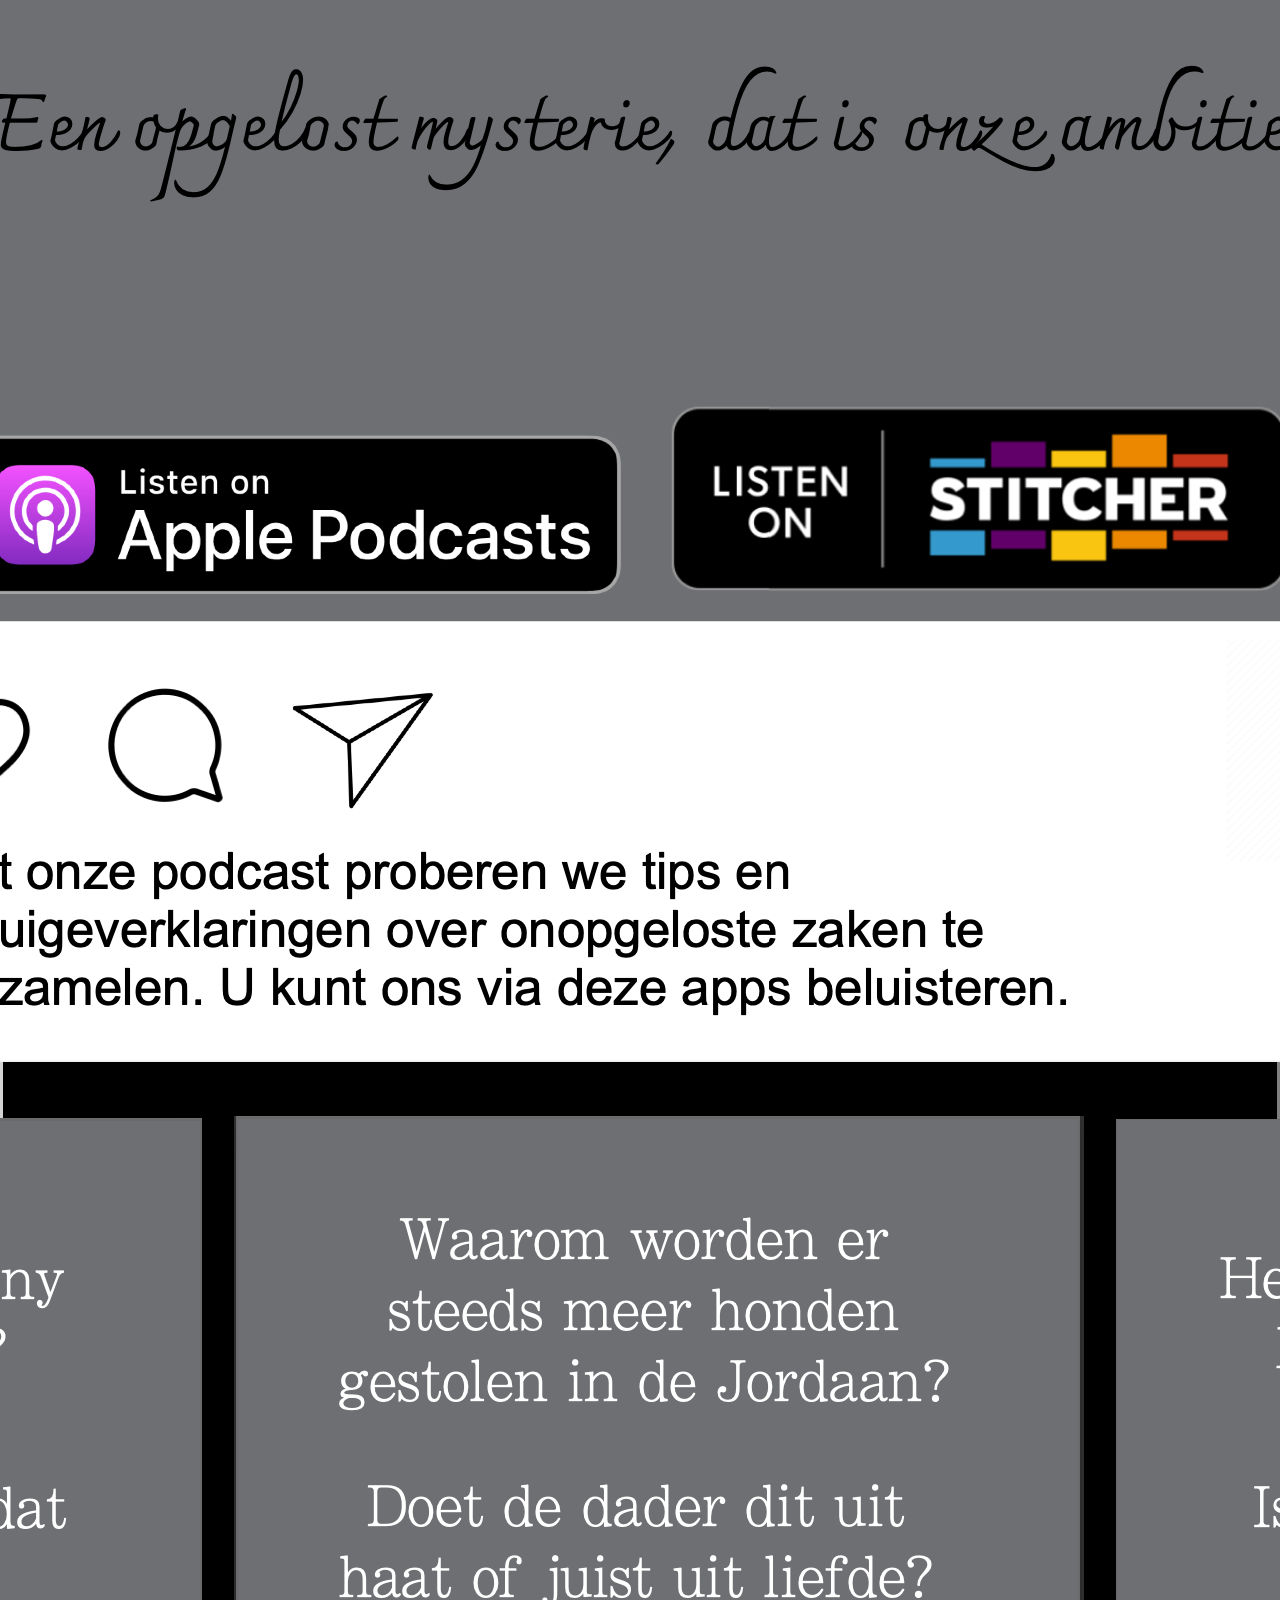
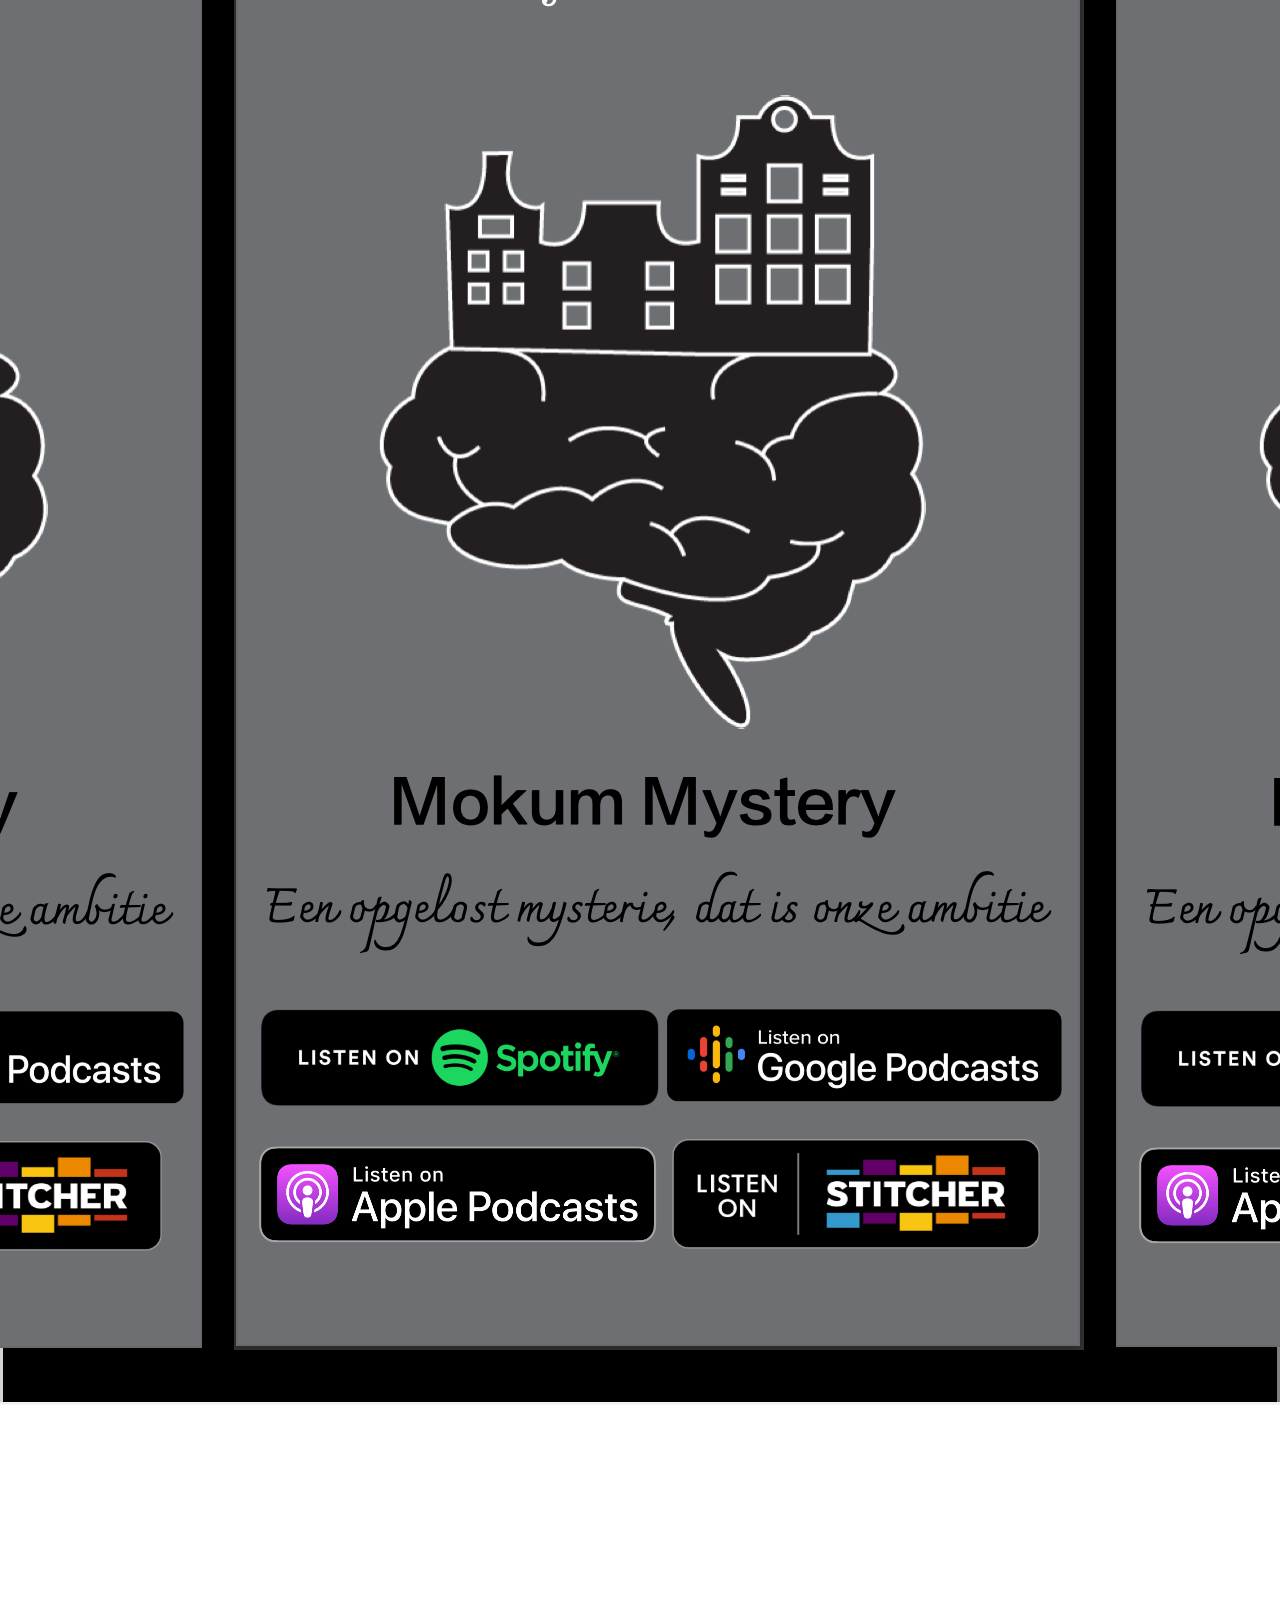
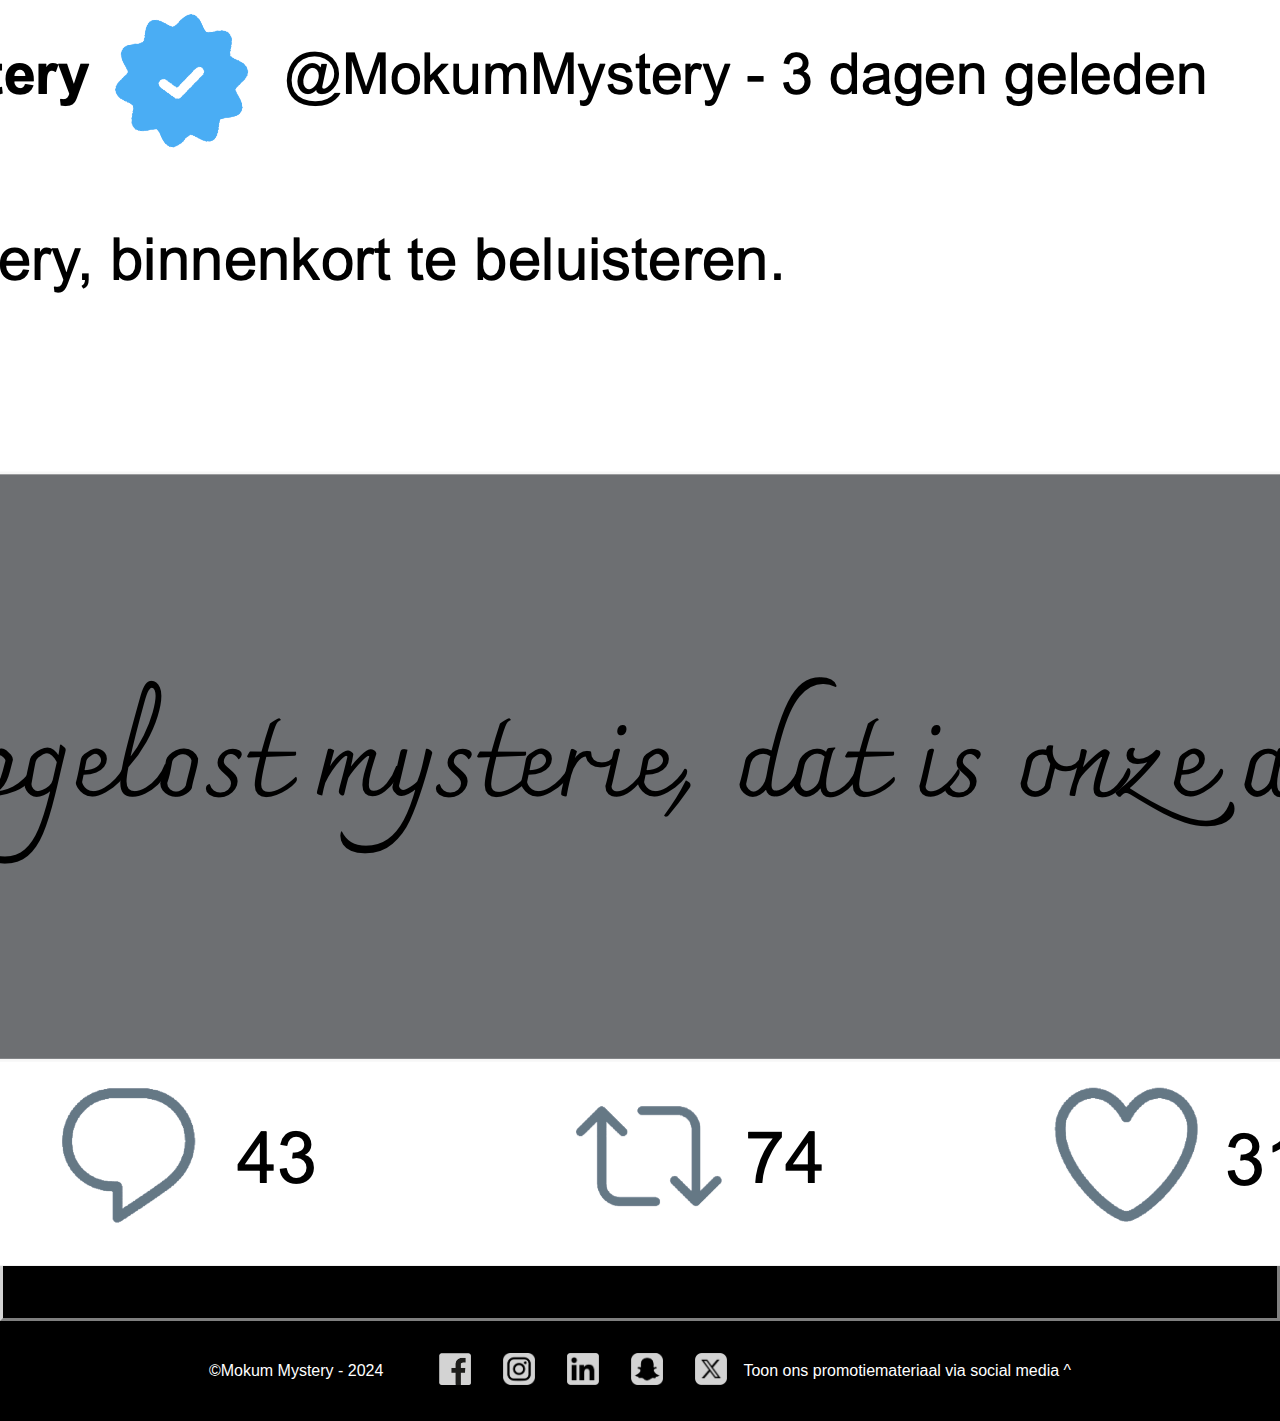
<file: html/over_ons.html>
<!DOCTYPE html>
<html lang="nl">
    <head>
        <meta charset="UTF-8">
        <meta name="viewport" content="width=device-width, initial-scale=1.0">
        <link rel="icon" type="image/x-icon" href="../img/logo.png">
        <link rel="stylesheet" href="../css/style.css">
        <link href="https://fonts.googleapis.com/css2?family=Grenze+Gotisch:wght@100..900&display=swap" rel="stylesheet">
        <title>Over ons</title>
    </head>
    <body>
        <header>
            <a id="home" href="../index.html"><h1>Mokum Mystery</h1></a>
            <nav>
                <ul>
                    <li><a href="../html/afleveringen.html">Afleveringen</a></li>
                    <li><a href="../html/over_ons.html">Over ons</a></li>
                    <li><a href="../html/contact.html">Contact</a></li>
                </ul>
            </nav>
            <button>Steun ons</button>
        </header>

        <main>
            <section id="banner">
                <img src="../img/logo.png" id="logo" alt="Het logo van de podcast: een silhouet van een paar hersenen met daar bovenop drie Amsterdamse grachtenpanden">
                <p>De podcast vol spanning, raadsels en met onze hoofdstad als toneel</p>
                <a href="#nieuwste_aflevering">Check onze nieuwste aflevering!</a>
            </section>

            <section id="inleiding">
                <h2>Over ons:</h2>
                <article>
                    <p>Ik ben Yasmine Hennik en al jaren actief als privédetective in Amsterdam. In mijn werk krijg ik vaak te maken met 
                        bizarre gebeurtenissen waar de politie weinig of niets mee kan. Binnen mijn bedrijf proberen we door middel van 
                        theorieën, verklaringen en tips deze zaken toch op te lossen. Deze podcast ondersteunt hierbij.</p>
                </article>
            </section>

            <section id="socialmedia_promo">
                <ul>
                    <li><img src="../img/instagram_promo1.png" alt="Een promotie voor de podcast via een Instagram-bericht"></li>
                    <li><img src="../img/instagram_promo2.png" alt="Een promotie voor de podcast via een Instagram-bericht"></li>
                    <li><img src="../img/instagram_promo3.png" alt="Een promotie voor de podcast via een Instagram-bericht"></li>
                </ul>

                <ul>
                    <li><img src="../img/snapchat_promo1.png" alt="Een promotie voor de podcast via een Snapchat-Story"></li>
                    <li><img src="../img/snapchat_promo2.png" alt="Een promotie voor de podcast via een Snapchat-Story"></li>
                    <li><img src="../img/snapchat_promo3.png" alt="Een promotie voor de podcast via een Snapchat-Story"></li>
                </ul>

                <ul>
                    <li><img src="../img/x_promo1.png" alt="Een promotie voor de podcast via een X-bericht"></li>
                    <li><img src="../img/x_promo2.png" alt="Een promotie voor de podcast via een X-bericht"></li>
                    <li><img src="../img/x_promo3.png" alt="Een promotie voor de podcast via een X-bericht"></li>
                </ul>
            </section>
        </main>

        <footer>
            <p>©Mokum Mystery - 2024</p>
            <ul>
                <li><img src="../img/facebook.png" class="icon" alt="Het logo van Facebook in het lichtgrijs"></li>
                <li><img src="../img/instagram.png" class="icon" alt="Het logo van Instagram in het lichtgrijs"></li>
                <li><img src="../img/linkedin.png" class="icon" alt="Het logo van LinkedIn in het lichtgrijs"></li>
                <li><img src="../img/snapchat.png" class="icon" alt="Het logo van Snapchat in het lichtgrijs"></li>
                <li><img src="../img/x.png" class="icon" alt="Het logo van X in het lichtgrijs"></li>
            </ul>
            <p id="socialmedia_knop">Toon ons promotiemateriaal via social media ^ </p>
        </footer>   
        
        <script src="../scripts/javascript.js"></script>
    </body>
</html>
</file>
<file: css/style.css>
html {
    scroll-behavior: smooth;
}

body {
    margin: 0;
    color: white;
    background-color: black;
}

:root {
    --primary-color: lightgray;
    --secondary-color: firebrick;
}

@keyframes logoAnimation {
    0% {
        transform:rotate(0deg);
    }

    40% {
        transform: rotate(180deg);
    }

    100% {
        transform: rotate(360deg);
    }
}

header {
    display: flex;
    flex-direction: row;
    justify-content: space-evenly;
    align-items: center;
    background-color: var(--primary-color);
}

h1 {
    color: black;
    font-family: "Grenze Gotisch", serif;
    font-size: xx-large;
    cursor: pointer;
}

h1:hover {
    color: var(--secondary-color);
}

#home {
    color: black;
    font-family: "Grenze Gotisch", serif;
    font-size: xx-large;
    cursor: pointer;
}

#home:hover {
    color: var(--secondary-color);
}

ul {
    display: flex;
    flex-direction: row;
    justify-content: center;
    align-items: center;
}

li {
    margin: 1em;
    list-style-type: none;
}

a {
    color: black;
    font-family: system-ui, -apple-system, BlinkMacSystemFont, 'Segoe UI', Roboto, Oxygen, Ubuntu, Cantarell, 'Open Sans', 'Helvetica Neue', sans-serif;
    text-decoration: none;
}

a:hover {
    color: var(--secondary-color);
}

button {
    display: flex;
    justify-content: center;
    align-items: center;
    width: 10em;
    height: 3em;
    background-color: var(--secondary-color);
    color: white;
    border: 0;
    border-radius: 5px;
    transition: 0.5s ease;
}

button:hover {
    transform: scale(1.2);
    border: outset black;
}

section {
    margin: 0;
    padding: 1em;
    border: outset var(--primary-color);
}

#banner {
    display: flex;
    flex-direction: column;
    justify-content: center;
    padding: 3em;
    background-image: url(/img/banner.jpg);
    background-position: center;
}
#banner a {
    display: flex;
    align-self: center;
    align-items: center;
    width: 15em;
    height: 3em;
    background-color: var(--secondary-color);
    color: white;
    padding: 0.25em;
    border-radius: 5px;
    transition: 0.5s ease;
}

#banner a:hover {
    transform: scale(1.2);
    border: outset black;
}

#inleiding {
    display: flex;
    flex-direction: column;
    justify-content: center;
    background-color: var(--secondary-color);
    padding: 1em;
    margin: 0;
}

#logo {
    display: flex;
    align-self: center;
    width: 17em;
    height: 17em;
    margin: 1em;
    background-color: var(--primary-color);
    border-radius: 50%;
    animation-name: logoAnimation;
    animation-duration: 7s;
    animation-timing-function: linear;
    animation-iteration-count: infinite;
}

h2 {
    color: white;
    font-family: 'Courier New', Courier, monospace;
    font-weight: lighter;
}

h2:first-of-type {
    display: flex;
    justify-content: center;
}

h3 {
    font-family: Verdana, Geneva, Tahoma, sans-serif;
    font-weight: bold;
}

p {
    font-family: Verdana, Geneva, Tahoma, sans-serif;
}

#alle_afleveringen {
    display: flex;
    flex-direction: column;
    flex-wrap: wrap;
    justify-content: center;
    align-items: center;
}

#nieuwste_aflevering {
    display: flex;
    flex-direction: column;
    justify-content: center;
}

.aflevering {
    display: flex;
    flex-direction: column;
    justify-content: center;
    align-items: center;
    margin: 0.5em;
}

.aflevering img {
    display: flex;
    justify-content: center;
    width: 20em;
    height: 20em;
    background-color: hotpink;
    border-radius: 10px;
    padding: 0.5em;
}

.aflevering p {
    display: flex;
    justify-content: center;
    align-items: center;
    width: 30em;
}

#instagram
#snapchat
#x {
    display: flex;
    justify-content: center;
}

#instagram img {
    width: 25em;
    height: 25em;
}

#snapchat img {
    width: 17em;
    height: 27em;
}

#x img {
    width: 25em;
    height: 15em;
}

footer {
    display: flex;
    flex-direction: row;
    justify-content: center;
    align-items: center;
}

footer section {
    display: flex;
    flex-direction: row;
}

footer p {
    color: white;
}

.icon {
    width: 2em;
    height: 2em;
}
</file>
